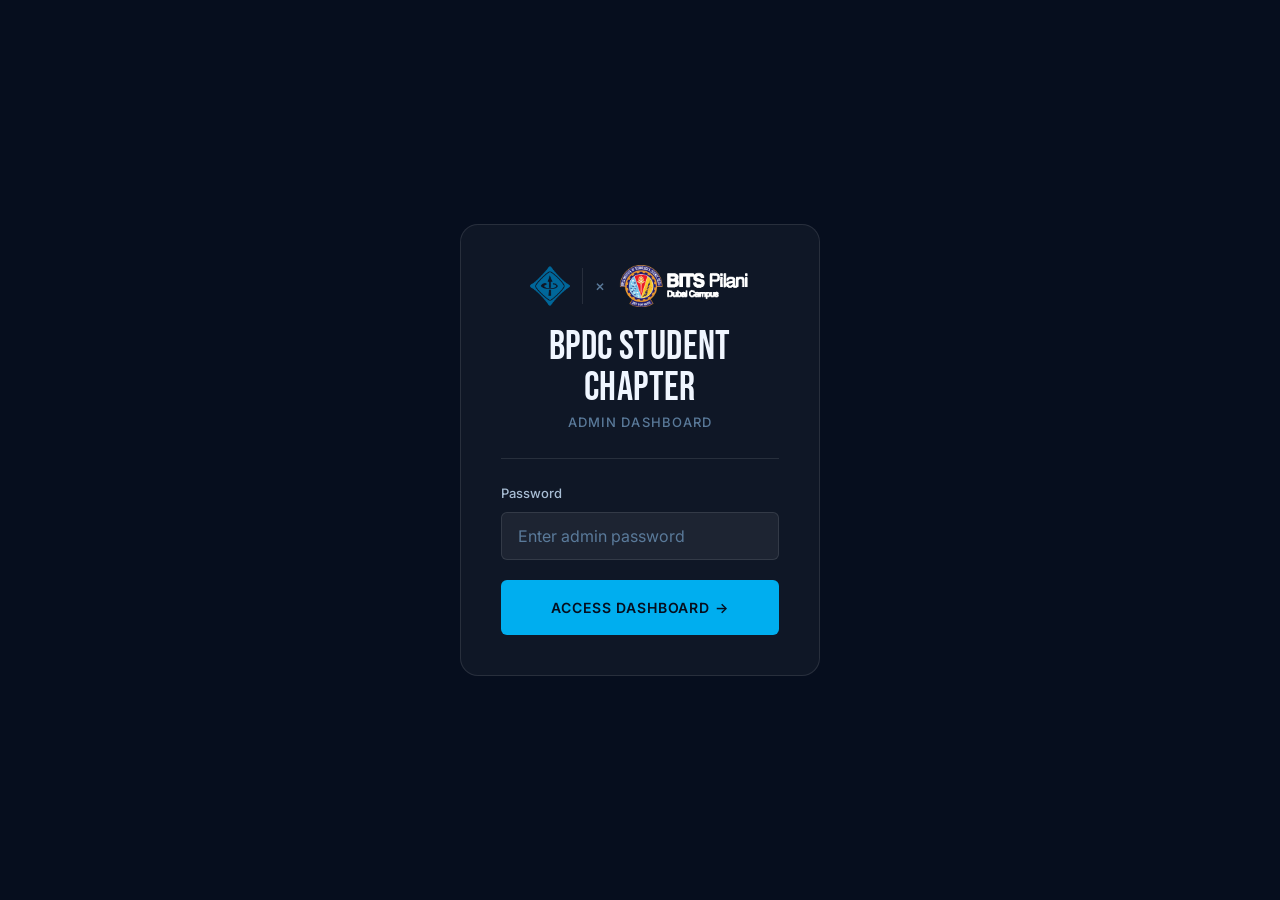
<file: admin-site/index.html>
<!DOCTYPE html>
<html lang="en">
<head>
  <meta charset="UTF-8">
  <meta name="viewport" content="width=device-width, initial-scale=1.0">
  <meta name="theme-color" content="#060E1E">
  <title>IEEE BPDC Admin</title>
  <meta name="robots" content="noindex, nofollow">

  <link rel="icon" type="image/png" href="assets/brand/ieee-icon.png">
  <link rel="apple-touch-icon" href="assets/brand/ieee-icon.png">

  <!-- Fonts -->
  <link rel="preconnect" href="https://fonts.googleapis.com">
  <link rel="preconnect" href="https://fonts.gstatic.com" crossorigin>
  <link href="https://fonts.googleapis.com/css2?family=Bebas+Neue&family=Inter:wght@400;500;600;700&family=JetBrains+Mono:wght@400;500&display=swap" rel="stylesheet">

  <!-- Styles -->
  <link rel="stylesheet" href="css/tokens.css">
  <link rel="stylesheet" href="css/base.css">
  <link rel="stylesheet" href="css/components.css">
</head>
<body data-page="admin" class="standalone">

  <!-- ============ State 1: Login ============ -->
  <div class="admin-login-screen" id="login-screen">
    <div class="login-card">
      <div class="login-brand">
        <div class="cobrand cobrand-login">
          <img class="cobrand-ieee" src="assets/brand/ieee-icon.png" alt="IEEE" width="512" height="512">
          <span class="cobrand-rule" aria-hidden="true"></span>
          <span class="cobrand-x" aria-hidden="true">&times;</span>
          <img class="cobrand-bits" src="assets/brand/bits-lockup.png" alt="BITS Pilani Dubai Campus" width="768" height="242">
        </div>
        <h1>BPDC Student Chapter</h1>
        <p class="login-sub">Admin Dashboard</p>
      </div>

      <hr class="login-divider">

      <form id="login-form">
        <div class="form-group">
          <label for="admin-password" class="form-label">Password</label>
          <input type="password" id="admin-password" placeholder="Enter admin password" autocomplete="current-password">
          <p class="form-error" id="login-error" role="alert" hidden>Incorrect password. Try again.</p>
        </div>
        <button type="submit" class="btn-primary btn-full">Access Dashboard &rarr;</button>
      </form>
    </div>
  </div>

  <!-- ============ State 2: Dashboard ============ -->
  <div class="admin-layout" id="dashboard" hidden>

    <header class="admin-nav">
      <div class="admin-nav-left">
        <div class="cobrand cobrand-nav">
          <img class="cobrand-ieee" src="assets/brand/ieee-icon.png" alt="IEEE" width="512" height="512">
          <span class="cobrand-rule" aria-hidden="true"></span>
          <span class="cobrand-x" aria-hidden="true">&times;</span>
          <img class="cobrand-bits" src="assets/brand/bits-lockup.png" alt="BITS Pilani Dubai Campus" width="768" height="242">
        </div>
        <span class="admin-nav-title">BPDC <span class="admin-label">Admin</span></span>
      </div>
      <div class="admin-nav-right">
        <button id="logout-btn" class="btn-secondary btn-sm">Logout</button>
      </div>
    </header>

    <div class="admin-content">

      <!-- Stats row -->
      <section class="stats-section" aria-label="Scan and registration statistics">
        <div class="stats-row">
          <div class="stat-tile" id="stat-brochure">
            <div class="stat-number" id="count-brochure">&mdash;</div>
            <div class="stat-label">Brochure Page Scans</div>
            <div class="stat-description">QR Code A</div>
          </div>
          <div class="stat-tile" id="stat-registration">
            <div class="stat-number" id="count-registration">&mdash;</div>
            <div class="stat-label">Registration Page Scans</div>
            <div class="stat-description">QR Code B</div>
          </div>
          <div class="stat-tile" id="stat-total">
            <div class="stat-number" id="count-total">&mdash;</div>
            <div class="stat-label">Total Registrations</div>
            <div class="stat-description">Completed forms</div>
          </div>
        </div>
        <div class="error-banner" hidden id="stats-error" role="alert">
          Failed to load stats. Check your Supabase connection.
        </div>
      </section>

      <!-- Registrations -->
      <section class="registrations-section" aria-label="Registrations">
        <div class="section-header">
          <h2 class="section-title">Registrations</h2>
          <div class="section-actions">
            <button id="refresh-btn" class="btn-secondary btn-sm">&#8635; Refresh</button>
            <button id="export-btn" class="btn-secondary btn-sm">&darr; Export CSV</button>
          </div>
        </div>
        <div class="table-container" id="registrations-table-container">
          <!-- Table injected by admin.js -->
        </div>
      </section>

    </div>
  </div>

  <!-- Scripts -->
  <script src="js/config.js"></script>
  <script src="js/supabase.js"></script>
  <script src="js/admin.js"></script>
</body>
</html>
</file>
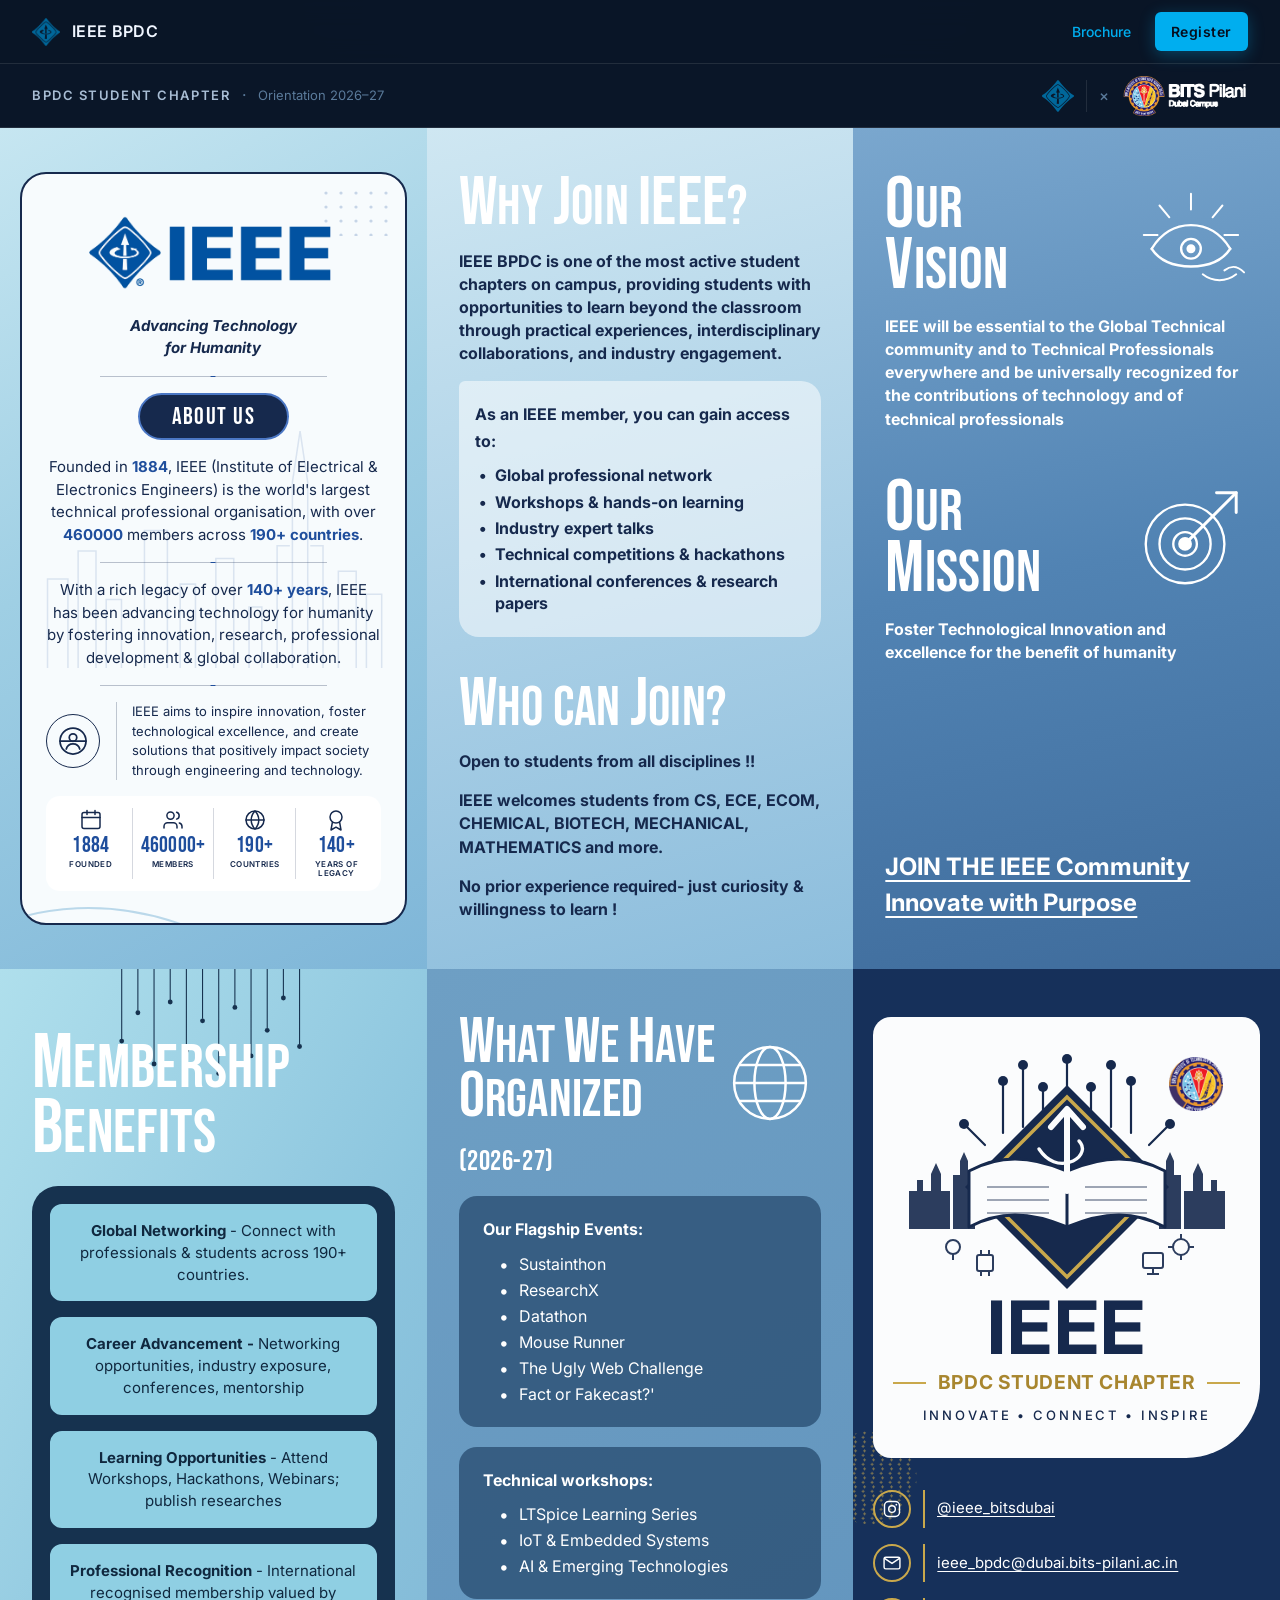
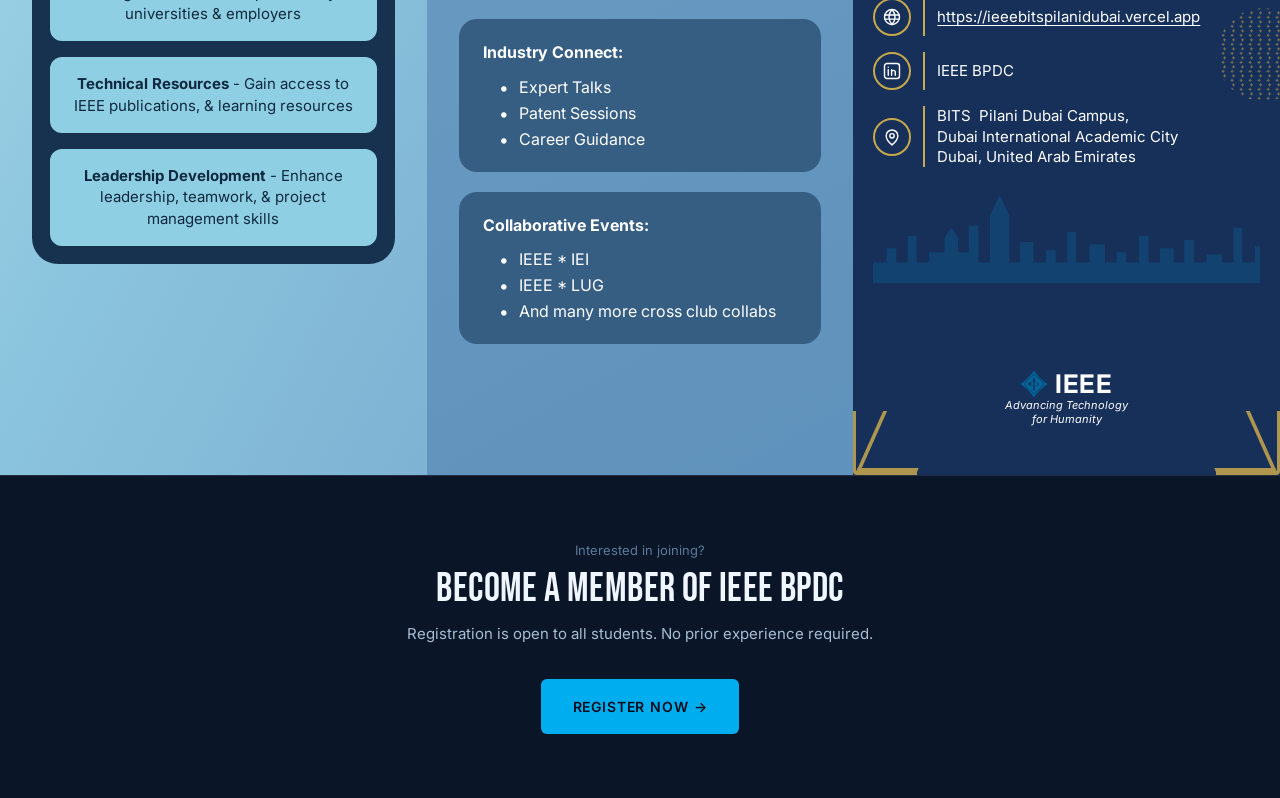
<file: brochure.html>
<!DOCTYPE html>
<html lang="en">
<head>
  <meta charset="UTF-8">
  <meta name="viewport" content="width=device-width, initial-scale=1.0">
  <meta name="theme-color" content="#060E1E">
  <title>BPDC Student Chapter</title>
  <meta name="description" content="Advancing Technology for Humanity — BITS Pilani Dubai Campus. Join one of the most active IEEE student chapters on campus.">

  <link rel="icon" type="image/png" href="assets/brand/ieee-icon.png">
  <link rel="apple-touch-icon" href="assets/brand/ieee-icon.png">

  <!-- Fonts -->
  <link rel="preconnect" href="https://fonts.googleapis.com">
  <link rel="preconnect" href="https://fonts.gstatic.com" crossorigin>
  <link href="https://fonts.googleapis.com/css2?family=Bebas+Neue&family=Inter:wght@400;500;600;700&family=JetBrains+Mono:wght@400;500&display=swap" rel="stylesheet">

  <!-- Styles -->
  <link rel="stylesheet" href="css/tokens.css">
  <link rel="stylesheet" href="css/base.css">
  <link rel="stylesheet" href="css/components.css">
</head>
<body data-page="brochure">

  <!-- ============ Desktop top nav ============ -->
  <header class="nav-top" aria-label="Site navigation">
    <a href="brochure.html" class="nav-logo">
      <img src="assets/brand/ieee-icon.png" alt="IEEE" class="nav-logo-img" width="512" height="512">
      <span>IEEE BPDC</span>
    </a>
    <nav class="nav-links">
      <a href="brochure.html" class="nav-link">Brochure</a>
      <a href="register.html" class="nav-link nav-link-primary">Register</a>
    </nav>
  </header>

  <!-- ============ Brochure hero bar ============ -->
  <div class="brochure-hero">
    <div class="brochure-hero-left">
      <span class="brochure-hero-name">BPDC Student Chapter</span>
      <span class="brochure-hero-sep" aria-hidden="true">&middot;</span>
      <span class="brochure-hero-meta">Orientation 2026&ndash;27</span>
    </div>
      <div class="cobrand">
        <img class="cobrand-ieee" src="assets/brand/ieee-icon.png" alt="IEEE" width="512" height="512">
        <span class="cobrand-rule" aria-hidden="true"></span>
        <span class="cobrand-x" aria-hidden="true">&times;</span>
        <img class="cobrand-bits" src="assets/brand/bits-lockup.png" alt="BITS Pilani Dubai Campus" width="768" height="242">
      </div>
  </div>

  <main class="brochure-grid">

    <!-- ============ Panel A1 — About Us ============ -->
    <section class="panel panel-a1" aria-labelledby="a1-heading">
      <div class="about-card">
        <svg class="deco-skyline" viewBox="0 0 300 200" preserveAspectRatio="xMidYMax meet" fill="none" stroke="currentColor" stroke-width="1.2" aria-hidden="true">
          <path d="M212 200V54l6-40 6 40v146M200 200v-96h10M236 200v-96h-10"/>
          <path d="M20 200v-70h16v70M44 200v-92h14v92M66 200v-54h12v54M96 200v-108h18v108M124 200v-66h12v66M152 200v-86h14v86M178 200v-48h10v48M248 200v-76h14v76M270 200v-58h12v58"/>
        </svg>
        <svg class="deco-swoosh" viewBox="0 0 400 160" fill="none" stroke="currentColor" stroke-width="2" aria-hidden="true">
          <path d="M-10 96c90-58 190-58 280-16s110 62 140 70"/>
          <path d="M-10 122c96-52 200-50 292-6s96 50 128 56"/>
        </svg>
        <svg class="deco-dots" width="66" height="46" viewBox="0 0 66 46" aria-hidden="true">
          <g fill="currentColor">
            <circle cx="3" cy="3" r="1.6"/><circle cx="18" cy="3" r="1.6"/><circle cx="33" cy="3" r="1.6"/><circle cx="48" cy="3" r="1.6"/><circle cx="63" cy="3" r="1.6"/>
            <circle cx="3" cy="17" r="1.6"/><circle cx="18" cy="17" r="1.6"/><circle cx="33" cy="17" r="1.6"/><circle cx="48" cy="17" r="1.6"/><circle cx="63" cy="17" r="1.6"/>
            <circle cx="3" cy="31" r="1.6"/><circle cx="18" cy="31" r="1.6"/><circle cx="33" cy="31" r="1.6"/><circle cx="48" cy="31" r="1.6"/><circle cx="63" cy="31" r="1.6"/>
            <circle cx="3" cy="45" r="1.6"/><circle cx="18" cy="45" r="1.6"/><circle cx="33" cy="45" r="1.6"/><circle cx="48" cy="45" r="1.6"/><circle cx="63" cy="45" r="1.6"/>
          </g>
        </svg>

        <img class="ieee-lockup-img" src="assets/brand/ieee-lockup.png" alt="IEEE" width="1200" height="427">
        <p class="a1-tagline">Advancing Technology<br>for Humanity</p>

        <hr class="a1-rule">

        <h2 class="about-badge" id="a1-heading">About Us</h2>

        <p>Founded in <span class="text-accent">1884</span>, IEEE (Institute of Electrical &amp; Electronics Engineers) is the world's largest technical professional organisation, with over <span class="text-accent">460000</span> members across <span class="text-accent">190+ countries</span>.</p>

        <hr class="a1-rule">

        <p>With a rich legacy of over <span class="text-accent">140+ years</span>, IEEE has been advancing technology for humanity by fostering innovation, research, professional development &amp; global collaboration.</p>

        <hr class="a1-rule">

        <div class="icon-block">
          <span class="icon-ring">
            <svg viewBox="0 0 24 24" fill="none" stroke="currentColor" stroke-width="1.4" stroke-linecap="round" stroke-linejoin="round" role="img" aria-label="Global community">
              <circle cx="12" cy="9.2" r="3"/>
              <path d="M6.6 18.4a5.6 5.6 0 0 1 10.8 0"/>
              <circle cx="12" cy="12" r="10.4"/>
              <path d="M1.6 12h20.8"/>
            </svg>
          </span>
          <span class="icon-divider" aria-hidden="true"></span>
          <p>IEEE aims to inspire innovation, foster technological excellence, and create solutions that positively impact society through engineering and technology.</p>
        </div>

        <div class="stats-strip">
          <div class="stat-item">
            <svg viewBox="0 0 24 24" fill="none" stroke="currentColor" stroke-width="1.5" stroke-linecap="round" stroke-linejoin="round" role="img" aria-label="Founded">
              <rect x="3" y="4.5" width="18" height="16" rx="2"/><path d="M3 9.5h18M8 2.5v4M16 2.5v4"/>
            </svg>
            <span class="stat-item-number">1884</span>
            <span class="stat-item-label">Founded</span>
          </div>
          <div class="stat-item">
            <svg viewBox="0 0 24 24" fill="none" stroke="currentColor" stroke-width="1.5" stroke-linecap="round" stroke-linejoin="round" role="img" aria-label="Members">
              <path d="M16 20v-1.6a3.6 3.6 0 0 0-3.6-3.6H6.6A3.6 3.6 0 0 0 3 18.4V20"/><circle cx="9.5" cy="7.6" r="3.6"/>
              <path d="M21 20v-1.6a3.6 3.6 0 0 0-2.7-3.5M15.6 4.2a3.6 3.6 0 0 1 0 6.9"/>
            </svg>
            <span class="stat-item-number">460000+</span>
            <span class="stat-item-label">Members</span>
          </div>
          <div class="stat-item">
            <svg viewBox="0 0 24 24" fill="none" stroke="currentColor" stroke-width="1.5" stroke-linecap="round" stroke-linejoin="round" role="img" aria-label="Countries">
              <circle cx="12" cy="12" r="9"/>
              <path d="M3 12h18M12 3c2.5 2.6 3.8 5.6 3.8 9S14.5 18.4 12 21c-2.5-2.6-3.8-5.6-3.8-9S9.5 5.6 12 3z"/>
            </svg>
            <span class="stat-item-number">190+</span>
            <span class="stat-item-label">Countries</span>
          </div>
          <div class="stat-item">
            <svg viewBox="0 0 24 24" fill="none" stroke="currentColor" stroke-width="1.5" stroke-linecap="round" stroke-linejoin="round" role="img" aria-label="Years of legacy">
              <circle cx="12" cy="9" r="6"/><path d="M8.4 14.2 7 22l5-2.8L17 22l-1.4-7.8"/>
            </svg>
            <span class="stat-item-number">140+</span>
            <span class="stat-item-label">Years of Legacy</span>
          </div>
        </div>
      </div>
    </section>

    <!-- ============ Panel A2 — Why Join IEEE? ============ -->
    <section class="panel panel-a2" aria-labelledby="a2-heading">
      <h2 class="print-title" id="a2-heading"><span class="cap">W</span>hy <span class="cap">J</span>oin <span class="cap">IEEE</span>?</h2>

      <p class="panel-body">IEEE BPDC is one of the most active student chapters on campus, providing students with opportunities to learn beyond the classroom through practical experiences, interdisciplinary collaborations, and industry engagement.</p>

      <div class="benefit-card">
        <p class="benefit-card-heading">As an IEEE member, you can gain access to:</p>
        <ul class="benefit-list">
          <li>Global professional network</li>
          <li>Workshops &amp; hands-on learning</li>
          <li>Industry expert talks</li>
          <li>Technical competitions &amp; hackathons</li>
          <li>International conferences &amp; research papers</li>
        </ul>
      </div>

      <h2 class="print-title who-can-join"><span class="cap">W</span>ho can <span class="cap">J</span>oin?</h2>

      <p class="lead-bold">Open to students from all disciplines !!</p>

      <p class="disciplines">IEEE welcomes students from CS, ECE, ECOM, CHEMICAL, BIOTECH, MECHANICAL, MATHEMATICS and more.</p>

      <p class="closing-line">No prior experience required- just curiosity &amp; willingness to learn !</p>
    </section>

    <!-- ============ Panel A3 — Our Vision & Our Mission ============ -->
    <section class="panel panel-a3" aria-labelledby="a3-heading">
      <div class="a3-heading-row">
        <h2 class="print-title" id="a3-heading"><span class="cap">O</span>ur<br><span class="cap">V</span>ision</h2>
        <svg class="a3-icon" viewBox="0 0 120 120" fill="none" stroke="currentColor" stroke-width="2.4" stroke-linecap="round" stroke-linejoin="round" role="img" aria-label="Vision">
          <path d="M22 74c10-16 24-24 40-24s30 8 40 24"/>
          <path d="M22 74c8 12 22 18 40 18s32-6 40-18"/>
          <circle cx="62" cy="74" r="10"/><circle cx="62" cy="74" r="3.4" fill="currentColor"/>
          <g stroke-width="2">
            <path d="M62 34V18M40 42 30 30M84 42l10-12M28 60H14M96 60h14"/>
          </g>
          <path d="M96 96c8-6 14-4 20 2" stroke-width="2"/>
          <path d="M74 100c10 8 24 8 34 0" stroke-width="2"/>
        </svg>
      </div>
      <p class="panel-body">IEEE will be essential to the Global Technical community and to Technical Professionals everywhere and be universally recognized for the contributions of technology and of technical professionals</p>

      <div class="a3-heading-row" style="margin-top:var(--space-8)">
        <h2 class="print-title"><span class="cap">O</span>ur<br><span class="cap">M</span>ission</h2>
        <svg class="a3-icon" viewBox="0 0 120 120" fill="none" stroke="currentColor" stroke-width="2.4" stroke-linecap="round" stroke-linejoin="round" role="img" aria-label="Mission">
          <circle cx="56" cy="66" r="40"/><circle cx="56" cy="66" r="26"/><circle cx="56" cy="66" r="12"/>
          <circle cx="56" cy="66" r="7" fill="currentColor" stroke="none"/>
          <path d="M56 66 108 14" stroke-width="3"/>
          <path d="M88 14h20v20" stroke-width="3"/>
        </svg>
      </div>
      <p class="panel-body">Foster Technological Innovation and excellence for the benefit of humanity</p>

      <p class="panel-cta">
        <span>JOIN THE IEEE Community</span><br>
        <span>Innovate with Purpose</span>
      </p>
    </section>

    <!-- ============ Panel B1 — Membership Benefits ============ -->
    <section class="panel panel-b1" aria-labelledby="b1-heading">
      <svg class="deco-circuit" viewBox="0 0 300 190" fill="none" stroke="currentColor" stroke-width="1.6" aria-hidden="true">
        <path d="M14 0v104M38 0v62M62 0v138M86 0v46M110 0v118M134 0v74M158 0v152M182 0v54M206 0v126M230 0v88M254 0v40M278 0v112"/>
        <g fill="currentColor" stroke="none">
          <circle cx="14" cy="107" r="3.6"/><circle cx="38" cy="65" r="3.6"/><circle cx="62" cy="141" r="3.6"/>
          <circle cx="86" cy="49" r="3.6"/><circle cx="110" cy="121" r="3.6"/><circle cx="134" cy="77" r="3.6"/>
          <circle cx="158" cy="155" r="3.6"/><circle cx="182" cy="57" r="3.6"/><circle cx="206" cy="129" r="3.6"/>
          <circle cx="230" cy="91" r="3.6"/><circle cx="254" cy="43" r="3.6"/><circle cx="278" cy="115" r="3.6"/>
        </g>
      </svg>

      <h2 class="print-title" id="b1-heading"><span class="cap">M</span>embership<br><span class="cap">B</span>enefits</h2>

      <div class="benefit-frame">
        <p class="benefit-pill"><strong>Global Networking</strong> - Connect with professionals &amp; students across 190+ countries.</p>
        <p class="benefit-pill"><strong>Career Advancement -</strong> Networking opportunities, industry exposure, conferences, mentorship</p>
        <p class="benefit-pill"><strong>Learning Opportunities</strong> - Attend Workshops, Hackathons, Webinars; publish researches</p>
        <p class="benefit-pill"><strong>Professional Recognition</strong> - International recognised membership valued by universities &amp; employers</p>
        <p class="benefit-pill"><strong>Technical Resources</strong> - Gain access to IEEE publications, &amp; learning resources</p>
        <p class="benefit-pill"><strong>Leadership Development</strong> - Enhance leadership, teamwork, &amp; project management skills</p>
      </div>
    </section>

    <!-- ============ Panel B2 — What We Have Organized ============ -->
    <section class="panel panel-b2" aria-labelledby="b2-heading">
      <div class="b2-heading">
        <div class="b2-heading-text">
          <h2 class="print-title" id="b2-heading"><span class="cap">W</span>hat <span class="cap">W</span>e <span class="cap">H</span>ave<br><span class="cap">O</span>rganized</h2>
        </div>
        <svg class="b2-globe" viewBox="0 0 100 100" fill="none" stroke="currentColor" stroke-width="3.2" role="img" aria-label="Global">
          <circle cx="50" cy="50" r="46"/>
          <ellipse cx="50" cy="50" rx="20" ry="46"/>
          <path d="M4 50h92M11.5 27h77M11.5 73h77"/>
        </svg>
      </div>
      <span class="b2-year">(2026-27)</span>

      <div class="event-grid">
        <div class="event-card">
          <p class="event-card-label">Our Flagship Events:</p>
          <ul>
            <li>Sustainthon</li>
            <li>ResearchX</li>
            <li>Datathon</li>
            <li>Mouse Runner</li>
            <li>The Ugly Web Challenge</li>
            <li>Fact or Fakecast?'</li>
          </ul>
        </div>
        <div class="event-card">
          <p class="event-card-label">Technical workshops:</p>
          <ul>
            <li>LTSpice Learning Series</li>
            <li>IoT &amp; Embedded Systems</li>
            <li>AI &amp; Emerging Technologies</li>
          </ul>
        </div>
        <div class="event-card">
          <p class="event-card-label">Industry Connect:</p>
          <ul>
            <li>Expert Talks</li>
            <li>Patent Sessions</li>
            <li>Career Guidance</li>
          </ul>
        </div>
        <div class="event-card">
          <p class="event-card-label">Collaborative Events:</p>
          <ul>
            <li>IEEE * IEI</li>
            <li>IEEE * LUG</li>
            <li>And many more cross club collabs</li>
          </ul>
        </div>
      </div>
    </section>

    <!-- ============ Panel B3 — Contact & Chapter Identity ============ -->
    <section class="panel panel-b3" aria-labelledby="b3-heading">
      <div class="chapter-card">
        <svg class="chapter-emblem" viewBox="0 0 320 250" fill="none" role="img" aria-label="IEEE BPDC Student Chapter emblem">
          <!-- antenna-like circuit traces rising from the diamond -->
          <g stroke="#16294D" stroke-width="2.2" stroke-linecap="round">
            <path d="M96 92V44M116 86V28M136 80V50M160 72V22M184 80V50M204 86V28M224 92V44"/>
            <path d="M78 104 60 86M242 104l18-18"/>
          </g>
          <g fill="#16294D">
            <circle cx="96" cy="40" r="5"/><circle cx="116" cy="24" r="5"/><circle cx="136" cy="46" r="5"/>
            <circle cx="160" cy="18" r="5"/><circle cx="184" cy="46" r="5"/><circle cx="204" cy="24" r="5"/>
            <circle cx="224" cy="40" r="5"/><circle cx="57" cy="83" r="5"/><circle cx="263" cy="83" r="5"/>
          </g>

          <!-- Dubai skyline flanks, set outboard of the diamond -->
          <g fill="#16294D" opacity="0.9">
            <path d="M2 188v-38h8v-11h6v11h8v-17l5-11 5 11v17h9v38z"/>
            <path d="M46 188v-54h7v-14l4-9 4 9v14h7v54z"/>
            <path d="M318 188v-38h-8v-11h-6v11h-8v-17l-5-11-5 11v17h-9v38z"/>
            <path d="M274 188v-54h-7v-14l-4-9-4 9v14h-7v54z"/>
          </g>

          <!-- navy diamond with gold outline -->
          <path d="M160 44 262 146 160 248 58 146z" fill="#16294D"/>
          <path d="M160 56 250 146 160 236 70 146z" fill="none" stroke="#C9A84C" stroke-width="3.5"/>

          <!-- open book -->
          <path d="M62 130c30-16 60-16 98 0 38-16 68-16 98 0v56c-30-16-60-16-98 0-38-16-68-16-98 0z"
                fill="#FBFCFD" stroke="#16294D" stroke-width="3" stroke-linejoin="round"/>
          <path d="M160 130v56" stroke="#16294D" stroke-width="3"/>
          <g stroke="#16294D" stroke-width="1.4" opacity="0.55">
            <path d="M80 146h62M80 159h62M80 172h62M178 146h62M178 159h62M178 172h62"/>
          </g>

          <!-- rising arrow with orbit swirl -->
          <path d="M160 150V70" stroke="#FBFCFD" stroke-width="6" stroke-linecap="round"/>
          <path d="m144 86 16-18 16 18" fill="none" stroke="#FBFCFD" stroke-width="6" stroke-linecap="round" stroke-linejoin="round"/>
          <path d="M132 108c8 12 20 18 34 12 10-5 12-14 6-20" fill="none" stroke="#FBFCFD" stroke-width="3.4" stroke-linecap="round"/>

          <!-- BITS Pilani Dubai Campus crest, upper right -->
          <image href="assets/brand/bits-crest.png" x="262" y="16" width="54" height="54"/>

          <!-- small technology icons arcing under the diamond -->
          <g stroke="#16294D" stroke-width="2" fill="none" opacity="0.9">
            <circle cx="46" cy="206" r="7"/><path d="M46 213v6"/>
            <rect x="70" y="214" width="16" height="16" rx="2"/><path d="M74 214v-5M82 214v-5M74 230v5M82 230v5"/>
            <circle cx="274" cy="206" r="8"/><path d="M274 198v-5M274 214v5M266 206h-5M282 206h5"/>
            <rect x="236" y="212" width="20" height="15" rx="2"/><path d="M246 227v6M240 233h12"/>
          </g>
        </svg>

        <span class="chapter-ieee">IEEE</span>

        <div class="chapter-rule-row">
          <span class="chapter-rule"></span>
          <h2 class="chapter-name" id="b3-heading">BPDC Student Chapter</h2>
          <span class="chapter-rule"></span>
        </div>

        <span class="chapter-tagline">Innovate &bull; Connect &bull; Inspire</span>
      </div>

      <ul class="contact-list">
        <li class="contact-item">
          <span class="contact-badge"><svg viewBox="0 0 24 24" fill="none" stroke="currentColor" stroke-width="1.7" stroke-linecap="round" stroke-linejoin="round" role="img" aria-label="Instagram"><rect x="3" y="3" width="18" height="18" rx="5"/><circle cx="12" cy="12" r="4"/><circle cx="17.2" cy="6.8" r="1.1" fill="currentColor" stroke="none"/></svg></span>
          <span class="contact-divider" aria-hidden="true"></span>
          <span class="contact-text"><a href="https://instagram.com/ieee_bitsdubai" target="_blank" rel="noopener noreferrer">@ieee_bitsdubai</a></span>
        </li>
        <li class="contact-item">
          <span class="contact-badge"><svg viewBox="0 0 24 24" fill="none" stroke="currentColor" stroke-width="1.7" stroke-linecap="round" stroke-linejoin="round" role="img" aria-label="Email"><rect x="2.5" y="5" width="19" height="14" rx="2"/><path d="m3 6.5 9 6 9-6"/></svg></span>
          <span class="contact-divider" aria-hidden="true"></span>
          <span class="contact-text"><a href="mailto:ieee_bpdc@dubai.bits-pilani.ac.in">ieee_bpdc@dubai.bits-pilani.ac.in</a></span>
        </li>
        <li class="contact-item">
          <span class="contact-badge"><svg viewBox="0 0 24 24" fill="none" stroke="currentColor" stroke-width="1.7" stroke-linecap="round" stroke-linejoin="round" role="img" aria-label="Website"><circle cx="12" cy="12" r="9"/><path d="M3.5 9.5h17M3.5 14.5h17M12 3c2.4 2.6 3.6 5.6 3.6 9S14.4 18.4 12 21c-2.4-2.6-3.6-5.6-3.6-9S9.6 5.6 12 3z"/></svg></span>
          <span class="contact-divider" aria-hidden="true"></span>
          <span class="contact-text"><a href="https://ieeebitspilanidubai.vercel.app" target="_blank" rel="noopener noreferrer">https://ieeebitspilanidubai.vercel.app</a></span>
        </li>
        <li class="contact-item">
          <span class="contact-badge"><svg viewBox="0 0 24 24" fill="none" stroke="currentColor" stroke-width="1.7" stroke-linecap="round" stroke-linejoin="round" role="img" aria-label="LinkedIn"><rect x="3" y="3" width="18" height="18" rx="3"/><path d="M7.5 10.5V17M7.5 7.4v.1M11.5 17v-3.6a2.2 2.2 0 0 1 4.4 0V17M11.5 10.5V17"/></svg></span>
          <span class="contact-divider" aria-hidden="true"></span>
          <span class="contact-text">IEEE BPDC</span>
        </li>
        <li class="contact-item">
          <span class="contact-badge"><svg viewBox="0 0 24 24" fill="none" stroke="currentColor" stroke-width="1.7" stroke-linecap="round" stroke-linejoin="round" role="img" aria-label="Location"><path d="M12 21.5s7-5.6 7-11a7 7 0 1 0-14 0c0 5.4 7 11 7 11z"/><circle cx="12" cy="10.5" r="2.6"/></svg></span>
          <span class="contact-divider" aria-hidden="true"></span>
          <span class="contact-text">BITS&nbsp; Pilani Dubai Campus,<br>Dubai International Academic City<br>Dubai, United Arab Emirates</span>
        </li>
      </ul>

      <svg class="deco-skyline" viewBox="0 0 400 90" preserveAspectRatio="none" aria-hidden="true">
        <path fill="currentColor" d="M0 90V70h14V56h10v14h12V44h9v26h13V60h16V46l7-10 7 10v14h11V34h10v36h12V24l10-20 10 20v46h11V50h14v20h13V58h10v12h12V40h9v30h14V52h16v18h12V60h10v10h13V44h10v26h12V56h14v14h11V48h10v22h13V62h16v8h12V36h9v34h13V54h12v16h14V64h10v6h20v20z"/>
      </svg>
      <span class="deco-corner deco-corner-left" aria-hidden="true"></span>
      <span class="deco-corner deco-corner-right" aria-hidden="true"></span>

      <div class="bottom-strip">
        <div class="ieee-lockup">
          <img src="assets/brand/ieee-icon.png" alt="IEEE logo" class="ieee-lockup-icon" width="512" height="512">
          <span class="ieee-wordmark">IEEE</span>
        </div>
        <span class="ieee-tagline">Advancing Technology<br>for Humanity</span>
      </div>
    </section>

  </main>

  <!-- ============ CTA ============ -->
  <section class="brochure-cta">
    <p class="cta-eyebrow">Interested in joining?</p>
    <h2>Become a member of IEEE BPDC</h2>
    <p class="cta-body">Registration is open to all students. No prior experience required.</p>
    <a href="register.html" class="btn-primary">Register Now &rarr;</a>
  </section>

  <!-- ============ Mobile bottom nav ============ -->
  <nav class="nav-bottom" aria-label="Main navigation">
    <a href="brochure.html" class="nav-item" data-page="brochure">
      <svg class="nav-icon" viewBox="0 0 24 24" fill="none" stroke="currentColor" stroke-width="1.5" stroke-linecap="round" stroke-linejoin="round" aria-hidden="true">
        <path d="M4 4.5A1.5 1.5 0 0 1 5.5 3H19a1 1 0 0 1 1 1v13a1 1 0 0 1-1 1H5.5A1.5 1.5 0 0 0 4 19.5z"/>
        <path d="M4 19.5A1.5 1.5 0 0 1 5.5 18H20v3H5.5A1.5 1.5 0 0 1 4 19.5z"/>
      </svg>
      <span class="nav-label">Brochure</span>
    </a>
    <a href="register.html" class="nav-item" data-page="register">
      <svg class="nav-icon" viewBox="0 0 24 24" fill="none" stroke="currentColor" stroke-width="1.5" stroke-linecap="round" stroke-linejoin="round" aria-hidden="true">
        <path d="M9 3.5h6a1 1 0 0 1 1 1V6H8V4.5a1 1 0 0 1 1-1z"/>
        <path d="M16 5h2a2 2 0 0 1 2 2v12a2 2 0 0 1-2 2H6a2 2 0 0 1-2-2V7a2 2 0 0 1 2-2h2"/>
        <path d="M8.5 11.5h7M8.5 15.5h5"/>
      </svg>
      <span class="nav-label">Register</span>
    </a>
  </nav>

  <!-- Scripts -->
  <script src="js/config.js"></script>
  <script src="js/supabase.js"></script>
  <script src="js/analytics.js"></script>

  <!-- Panel scroll-in reveal. Opt-in via a class so panels stay visible
       if JS never runs, and disabled entirely under reduced-motion. -->
  <script>
    (function () {
      var reduced = window.matchMedia('(prefers-reduced-motion: reduce)').matches;
      if (reduced || !('IntersectionObserver' in window)) return;

      var grid = document.querySelector('.brochure-grid');
      grid.classList.add('js-reveal');

      var observer = new IntersectionObserver(function (entries) {
        entries.forEach(function (entry, i) {
          if (!entry.isIntersecting) return;
          // Stagger panels that enter together.
          setTimeout(function () { entry.target.classList.add('is-visible'); }, i * 80);
          observer.unobserve(entry.target);
        });
      }, { threshold: 0.15 });

      document.querySelectorAll('.brochure-grid .panel').forEach(function (panel) {
        observer.observe(panel);
      });
    })();
  </script>
</body>
</html>
</file>
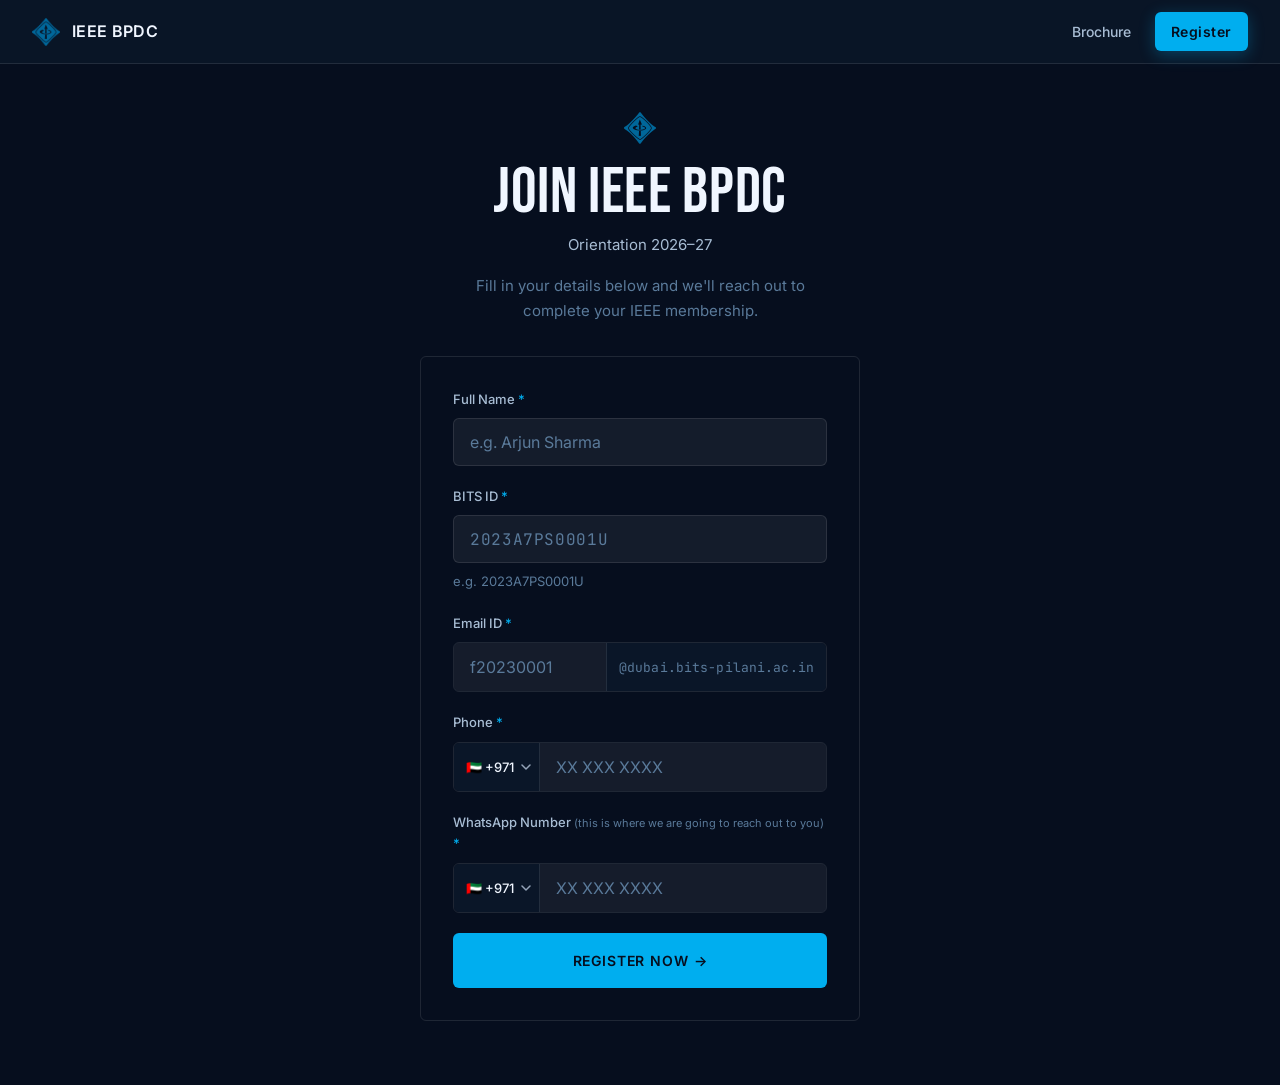
<file: register.html>
<!DOCTYPE html>
<html lang="en">
<head>
  <meta charset="UTF-8">
  <meta name="viewport" content="width=device-width, initial-scale=1.0">
  <meta name="theme-color" content="#060E1E">
  <title>Join IEEE BPDC</title>
  <meta name="description" content="Register your interest in joining IEEE BPDC Student Chapter. Open to all disciplines at BITS Pilani Dubai.">

  <link rel="icon" type="image/png" href="assets/brand/ieee-icon.png">
  <link rel="apple-touch-icon" href="assets/brand/ieee-icon.png">

  <!-- Fonts -->
  <link rel="preconnect" href="https://fonts.googleapis.com">
  <link rel="preconnect" href="https://fonts.gstatic.com" crossorigin>
  <link href="https://fonts.googleapis.com/css2?family=Bebas+Neue&family=Inter:wght@400;500;600;700&family=JetBrains+Mono:wght@400;500&display=swap" rel="stylesheet">

  <!-- Styles -->
  <link rel="stylesheet" href="css/tokens.css">
  <link rel="stylesheet" href="css/base.css">
  <link rel="stylesheet" href="css/components.css">
</head>
<body data-page="registration">

  <!-- ============ Desktop top nav ============ -->
  <header class="nav-top" aria-label="Site navigation">
    <a href="brochure.html" class="nav-logo">
      <img src="assets/brand/ieee-icon.png" alt="IEEE" class="nav-logo-img" width="512" height="512">
      <span>IEEE BPDC</span>
    </a>
    <nav class="nav-links">
      <a href="brochure.html" class="nav-link">Brochure</a>
      <a href="register.html" class="nav-link nav-link-primary">Register</a>
    </nav>
  </header>

  <main class="register-main">

    <!-- ============ Header ============ -->
    <div class="register-header">
      <img class="ieee-mark" src="assets/brand/ieee-icon.png" alt="IEEE logo" width="512" height="512">
      <h1>Join IEEE BPDC</h1>
      <p class="register-meta">Orientation 2026&ndash;27</p>
      <p class="register-sub">Fill in your details below and we'll reach out to complete your IEEE membership.</p>
    </div>

    <!-- ============ Form ============ -->
    <div class="form-wrap">
      <form id="registration-form" class="form-card" novalidate>

        <div class="form-group">
          <label for="full-name" class="form-label">Full Name <span class="required-star">*</span></label>
          <input type="text" id="full-name" name="full_name" placeholder="e.g. Arjun Sharma" autocomplete="name" required>
          <p class="form-error" id="full-name-error" role="alert" hidden></p>
        </div>

        <div class="form-group">
          <label for="bits-id" class="form-label">BITS ID <span class="required-star">*</span></label>
          <input type="text" id="bits-id" name="bits_id" placeholder="2023A7PS0001U" autocomplete="off" spellcheck="false" required>
          <p class="form-hint">e.g. 2023A7PS0001U</p>
          <p class="form-error" id="bits-id-error" role="alert" hidden></p>
        </div>

        <div class="form-group">
          <label for="email-local" class="form-label">Email ID <span class="required-star">*</span></label>
          <div class="email-input-group">
            <input type="text" id="email-local" name="email_local" placeholder="f20230001" autocomplete="username" spellcheck="false" required>
            <span class="email-domain-suffix">@dubai.bits-pilani.ac.in</span>
          </div>
          <p class="form-error" id="email-local-error" role="alert" hidden></p>
        </div>

        <div class="form-group">
          <label for="phone-call-number" class="form-label">Phone <span class="required-star">*</span></label>
          <div class="phone-input-group">
            <select id="phone-call-code" name="phone_call_code" class="country-code-select" autocomplete="tel-country-code">
              <option value="+971" selected>🇦🇪 +971</option>
              <option value="+91">🇮🇳 +91</option>
              <option value="+92">🇵🇰 +92</option>
              <option value="+966">🇸🇦 +966</option>
              <option value="+968">🇴🇲 +968</option>
              <option value="+973">🇧🇭 +973</option>
              <option value="+974">🇶🇦 +974</option>
              <option value="+965">🇰🇼 +965</option>
              <option value="+962">🇯🇴 +962</option>
              <option value="+20">🇪🇬 +20</option>
              <option value="+94">🇱🇰 +94</option>
              <option value="+880">🇧🇩 +880</option>
              <option value="+977">🇳🇵 +977</option>
              <option value="+63">🇵🇭 +63</option>
              <option value="+1">🇺🇸 +1</option>
              <option value="+44">🇬🇧 +44</option>
              <option value="+61">🇦🇺 +61</option>
              <option value="+49">🇩🇪 +49</option>
              <option value="+33">🇫🇷 +33</option>
              <option value="+234">🇳🇬 +234</option>
              <option value="+254">🇰🇪 +254</option>
              <option value="+27">🇿🇦 +27</option>
              <option value="+60">🇲🇾 +60</option>
              <option value="+65">🇸🇬 +65</option>
              <option value="+86">🇨🇳 +86</option>
              <option value="+82">🇰🇷 +82</option>
              <option value="+81">🇯🇵 +81</option>
              <option value="+7">🇷🇺 +7</option>
              <option value="+39">🇮🇹 +39</option>
              <option value="+34">🇪🇸 +34</option>
            </select>
            <input type="tel" id="phone-call-number" name="phone_call_number" placeholder="XX XXX XXXX" autocomplete="tel-national" required>
          </div>
          <p class="form-error" id="phone-call-number-error" role="alert" hidden></p>
        </div>

        <div class="form-group">
          <label for="phone-whatsapp-number" class="form-label">WhatsApp Number <span class="label-note">(this is where we are going to reach out to you)</span> <span class="required-star">*</span></label>
          <div class="phone-input-group">
            <select id="phone-whatsapp-code" name="phone_whatsapp_code" class="country-code-select" autocomplete="tel-country-code">
              <option value="+971" selected>🇦🇪 +971</option>
              <option value="+91">🇮🇳 +91</option>
              <option value="+92">🇵🇰 +92</option>
              <option value="+966">🇸🇦 +966</option>
              <option value="+968">🇴🇲 +968</option>
              <option value="+973">🇧🇭 +973</option>
              <option value="+974">🇶🇦 +974</option>
              <option value="+965">🇰🇼 +965</option>
              <option value="+962">🇯🇴 +962</option>
              <option value="+20">🇪🇬 +20</option>
              <option value="+94">🇱🇰 +94</option>
              <option value="+880">🇧🇩 +880</option>
              <option value="+977">🇳🇵 +977</option>
              <option value="+63">🇵🇭 +63</option>
              <option value="+1">🇺🇸 +1</option>
              <option value="+44">🇬🇧 +44</option>
              <option value="+61">🇦🇺 +61</option>
              <option value="+49">🇩🇪 +49</option>
              <option value="+33">🇫🇷 +33</option>
              <option value="+234">🇳🇬 +234</option>
              <option value="+254">🇰🇪 +254</option>
              <option value="+27">🇿🇦 +27</option>
              <option value="+60">🇲🇾 +60</option>
              <option value="+65">🇸🇬 +65</option>
              <option value="+86">🇨🇳 +86</option>
              <option value="+82">🇰🇷 +82</option>
              <option value="+81">🇯🇵 +81</option>
              <option value="+7">🇷🇺 +7</option>
              <option value="+39">🇮🇹 +39</option>
              <option value="+34">🇪🇸 +34</option>
            </select>
            <input type="tel" id="phone-whatsapp-number" name="phone_whatsapp_number" placeholder="XX XXX XXXX" autocomplete="tel-national" required>
          </div>
          <p class="form-error" id="phone-whatsapp-number-error" role="alert" hidden></p>
        </div>

        <p class="error-banner" id="form-error-banner" role="alert" hidden></p>

        <button type="submit" class="btn-primary btn-full" id="submit-btn">Register Now &rarr;</button>
      </form>

      <!-- ============ Success state ============ -->
      <div class="success-state" id="success-state" hidden>
        <div class="success-icon" aria-hidden="true">&#10003;</div>
        <h2>You're registered!</h2>
        <p>We'll reach out on WhatsApp to complete the IEEE membership process.</p>
        <p class="success-meta">Registered as: <strong id="success-name"></strong></p>
        <a href="brochure.html" class="btn-secondary">&larr; Back to Brochure</a>
      </div>
    </div>

  </main>

  <!-- ============ Mobile bottom nav ============ -->
  <nav class="nav-bottom" aria-label="Main navigation">
    <a href="brochure.html" class="nav-item" data-page="brochure">
      <svg class="nav-icon" viewBox="0 0 24 24" fill="none" stroke="currentColor" stroke-width="1.5" stroke-linecap="round" stroke-linejoin="round" aria-hidden="true">
        <path d="M4 4.5A1.5 1.5 0 0 1 5.5 3H19a1 1 0 0 1 1 1v13a1 1 0 0 1-1 1H5.5A1.5 1.5 0 0 0 4 19.5z"/>
        <path d="M4 19.5A1.5 1.5 0 0 1 5.5 18H20v3H5.5A1.5 1.5 0 0 1 4 19.5z"/>
      </svg>
      <span class="nav-label">Brochure</span>
    </a>
    <a href="register.html" class="nav-item" data-page="register">
      <svg class="nav-icon" viewBox="0 0 24 24" fill="none" stroke="currentColor" stroke-width="1.5" stroke-linecap="round" stroke-linejoin="round" aria-hidden="true">
        <path d="M9 3.5h6a1 1 0 0 1 1 1V6H8V4.5a1 1 0 0 1 1-1z"/>
        <path d="M16 5h2a2 2 0 0 1 2 2v12a2 2 0 0 1-2 2H6a2 2 0 0 1-2-2V7a2 2 0 0 1 2-2h2"/>
        <path d="M8.5 11.5h7M8.5 15.5h5"/>
      </svg>
      <span class="nav-label">Register</span>
    </a>
  </nav>

  <!-- Scripts -->
  <script src="js/config.js"></script>
  <script src="js/supabase.js"></script>
  <script src="js/sheets.js"></script>
  <script src="js/analytics.js"></script>
  <script src="js/form.js"></script>
</body>
</html>
</file>
<file: admin-site/css/tokens.css>
/* ============================================================
   tokens.css — IEEE BPDC Site
   Single source of all design tokens. ONLY a :root block.
   Mirrors DESIGN_SYSTEM.md. Add new tokens here first.
   ============================================================ */

:root {
  /* === Primary Palette === */
  --color-navy-900: #060E1E;        /* Deepest background — page body */
  --color-navy-800: #0A1628;        /* Section backgrounds, card base */
  --color-navy-700: #0D1F3C;        /* Slightly lighter panels */
  --color-navy-600: #1A3A6E;        /* Mid-blue, secondary cards, borders */
  --color-navy-500: #1E4080;        /* Interactive hover states */

  /* === Accent — Cyan (IEEE brand) === */
  --color-cyan-400: #00AEEF;        /* Primary accent: links, highlights, bullets, active states */
  --color-cyan-300: #33C0F4;        /* Lighter cyan for hover on cyan elements */
  --color-cyan-600: #007BAB;        /* Darker cyan for pressed states */
  --color-cyan-muted: rgba(0,174,239,0.12);   /* Low-opacity cyan for highlight boxes */
  --color-cyan-border: rgba(0,174,239,0.30);  /* Cyan border without full saturation */

  /* === Accent — Gold (BPDC chapter) === */
  --color-gold-400: #C9A84C;        /* Used sparingly: chapter badge, premium labels */
  --color-gold-300: #DEC070;        /* Hover on gold elements */
  --color-gold-muted: rgba(201,168,76,0.15);  /* Gold highlight wash */

  /* === Text === */
  --color-text-primary: #F0F6FF;    /* Headings, primary body copy */
  --color-text-secondary: #A8BDD4;  /* Captions, secondary body, metadata */
  --color-text-muted: #5A7A9A;      /* Placeholder text, disabled states */
  --color-text-inverse: #060E1E;    /* Text on cyan or gold backgrounds */

  /* === Surface / UI === */
  --color-surface-card: rgba(255,255,255,0.04);     /* Glass card base */
  --color-surface-card-hover: rgba(255,255,255,0.07);
  --color-surface-input: rgba(255,255,255,0.06);    /* Form input backgrounds */
  --color-surface-input-focus: rgba(0,174,239,0.08);
  --color-border: rgba(255,255,255,0.10);           /* Default dividers and borders */
  --color-border-accent: var(--color-cyan-border);  /* Focused input borders */

  /* === Brochure panel palette (print recreation) === */
  --color-white: #FFFFFF;                       /* Panel A1/B1 print white — not for large text blocks */
  --color-paper-100: #FFFFFF;                   /* Panel A1 gradient stop 1 */
  --color-paper-200: #E8F4FD;                   /* Panel A1 gradient stop 2 */
  --color-paper-300: #C5E0F5;                   /* Panel A1 gradient stop 3 */
  --color-paper-ink: var(--color-navy-800);     /* Text on the light panel */
  --color-paper-ink-accent: var(--color-navy-600); /* Highlighted words on the light panel */
  --color-paper-rule: rgba(10,22,40,0.15);      /* Divider on the light panel */
  --color-benefits-start: #1A8FB8;              /* Panel B1 gradient origin */
  --color-pill-surface: rgba(255,255,255,0.10); /* Panel B1 benefit pill */
  --color-pill-border: rgba(255,255,255,0.18);
  --color-pill-text: rgba(255,255,255,0.80);
  --color-panel-glass: rgba(255,255,255,0.07);  /* Panel A2 highlight card */
  --color-panel-glass-soft: rgba(255,255,255,0.05); /* Panel B2 event card */

  /* === Path A: exact print reproduction, back side === */
  --print-b1-sky-1: #AFDFEC;      /* B1 gradient, top-left */
  --print-b1-sky-2: #8CC5DE;
  --print-b1-sky-3: #7EB3D3;      /* B1 gradient, right edge */
  --print-navy-frame: #16324F;    /* B1 dark container + pill outline */
  --print-pill: #8FCFE3;          /* B1 benefit pill fill */
  --print-pill-ink: #10283F;      /* B1 pill text */
  --print-b2-sky-1: #6E9FC4;      /* B2 gradient */
  --print-b2-sky-2: #5F92BC;
  --print-b2-card: rgba(48,86,122,0.88);  /* B2 event card */
  --print-b3-navy: #16305A;       /* B3 panel ground */
  --print-b3-navy-deep: #0F2344;
  --print-card-paper: #FBFCFD;    /* B3 emblem card */
  --print-emblem-navy: #16294D;
  --print-gold: #C9A84C;
  --print-gold-deep: #A8862F;

  /* === Path A: exact print reproduction, front side === */
  --print-a1-sky-1: #C6E6F1;      /* A1 panel ground */
  --print-a1-sky-2: #9FCFE4;
  --print-a1-sky-3: #7FB6D8;
  --print-paper: #F7FBFD;         /* A1 white card */
  --print-ink: #16294D;           /* navy body text across the front side */
  --print-ink-accent: #1F4E9C;    /* highlighted figures: 1884, 460000, 140+ years */
  --print-a2-sky-1: #CFE7F2;      /* A2 panel ground */
  --print-a2-sky-2: #A9CFE6;
  --print-a2-sky-3: #8CBDDC;
  --print-a2-card: rgba(255,255,255,0.52);
  --print-a3-sky-1: #7AA7CE;      /* A3 panel ground, deepest of the three */
  --print-a3-sky-2: #5183B3;
  --print-a3-sky-3: #3F6C9C;

  /* === Semantic (admin dashboard) === */
  --color-success: #22C55E;
  --color-warning: #F59E0B;
  --color-error: #EF4444;

  /* === Type Scale — Display (Bebas Neue) === */
  --type-display-xl: clamp(3.5rem, 8vw, 6rem);
  --type-display-lg: clamp(2.5rem, 5vw, 4rem);
  --type-display-md: clamp(1.8rem, 3.5vw, 2.5rem);

  /* === Type Scale — Body (Inter) === */
  --type-body-xl: 1.125rem;
  --type-body-lg: 1rem;
  --type-body-md: 0.9375rem;
  --type-body-sm: 0.8125rem;
  --type-body-xs: 0.6875rem;

  /* === Type Scale — Labels === */
  --type-label-lg: 0.875rem;
  --type-label-sm: 0.6875rem;

  /* === Type Scale — Mono (JetBrains Mono) === */
  --type-mono-lg: 1rem;
  --type-mono-sm: 0.8125rem;

  /* === Spacing (base-4) === */
  --space-1: 0.25rem;   /*  4px */
  --space-2: 0.5rem;    /*  8px */
  --space-3: 0.75rem;   /* 12px */
  --space-4: 1rem;      /* 16px */
  --space-5: 1.25rem;   /* 20px */
  --space-6: 1.5rem;    /* 24px */
  --space-8: 2rem;      /* 32px */
  --space-10: 2.5rem;   /* 40px */
  --space-12: 3rem;     /* 48px */
  --space-16: 4rem;     /* 64px */
  --space-20: 5rem;     /* 80px */
  --space-24: 6rem;     /* 96px */

  /* === Border Radius === */
  --radius-sm: 6px;
  --radius-md: 12px;
  --radius-lg: 18px;
  --radius-xl: 24px;
  --radius-pill: 999px;

  /* === Shadows and Glows === */
  --shadow-card: 0 2px 16px rgba(0,0,0,0.4);
  --shadow-card-hover: 0 8px 32px rgba(0,0,0,0.5), 0 0 0 1px var(--color-cyan-border);
  --glow-cyan: 0 0 24px rgba(0,174,239,0.25);
  --shadow-button: 0 4px 16px rgba(0,174,239,0.30);

  /* === Font Families === */
  --font-display: 'Bebas Neue', 'Arial Narrow', sans-serif;
  --font-body: 'Inter', system-ui, -apple-system, sans-serif;
  --font-mono: 'JetBrains Mono', ui-monospace, monospace;
}
</file>
<file: admin-site/css/base.css>
/* ============================================================
   base.css — IEEE BPDC Site
   Reset, body, base typography, navigation.
   Every color references a token from tokens.css.
   ============================================================ */

/* ── 1. Reduced motion ──────────────────────────────────── */
@media (prefers-reduced-motion: reduce) {
  *, *::before, *::after {
    animation-duration: 0.01ms !important;
    animation-iteration-count: 1 !important;
    transition-duration: 0.01ms !important;
    scroll-behavior: auto !important;
  }
}

/* ── 2. Reset ───────────────────────────────────────────── */
*, *::before, *::after { box-sizing: border-box; margin: 0; padding: 0; }
img, svg { display: block; max-width: 100%; }
button { cursor: pointer; font: inherit; color: inherit; }
a { color: inherit; text-decoration: none; }
input, button, select, textarea { font-family: inherit; }
[hidden] { display: none !important; }

/* ── 3. Body ────────────────────────────────────────────── */
html { -webkit-text-size-adjust: 100%; }

body {
  background: var(--color-navy-900);
  background-repeat: no-repeat;
  background-attachment: fixed;
  color: var(--color-text-primary);
  font-family: var(--font-body);
  font-size: var(--type-body-lg);
  line-height: 1.65;
  -webkit-font-smoothing: antialiased;
  -moz-osx-font-smoothing: grayscale;
  padding-bottom: 60px; /* bottom nav height on mobile */
  overflow-x: hidden;
}
body[data-page="brochure"] {
  background-image: radial-gradient(ellipse 80% 40% at 50% 0%, rgba(0,174,239,0.06) 0%, transparent 70%);
}

/* ── 4. Base typography ─────────────────────────────────── */
h1, h2, h3 {
  font-family: var(--font-display);
  font-weight: 400;
  text-wrap: balance;
  line-height: 1.02;
  letter-spacing: 0.01em;
}
h4, h5, h6 { font-family: var(--font-body); font-weight: 600; text-wrap: balance; }
p { max-width: 65ch; }
ul, ol { list-style: none; }
strong, b { font-weight: 700; }
a:focus-visible,
button:focus-visible,
input:focus-visible {
  outline: 2px solid var(--color-cyan-400);
  outline-offset: 2px;
}
::selection { background: var(--color-cyan-400); color: var(--color-text-inverse); }

.visually-hidden {
  position: absolute;
  width: 1px; height: 1px;
  padding: 0; margin: -1px;
  overflow: hidden;
  clip: rect(0 0 0 0);
  white-space: nowrap;
  border: 0;
}

/* ── 5. Desktop top nav ─────────────────────────────────── */
.nav-top {
  display: none; /* mobile uses the bottom nav */
  position: sticky;
  top: 0;
  z-index: 100;
  background: rgba(10,22,40,0.92);
  backdrop-filter: blur(12px);
  -webkit-backdrop-filter: blur(12px);
  border-bottom: 1px solid var(--color-border);
  height: 64px;
  align-items: center;
  justify-content: space-between;
  padding: 0 var(--space-8);
}
.nav-logo {
  display: flex;
  align-items: center;
  gap: var(--space-3);
  font-weight: 600;
  font-size: var(--type-body-lg);
  color: var(--color-text-primary);
  letter-spacing: 0.02em;
}
.nav-logo svg { width: 28px; height: 28px; color: var(--color-cyan-400); }
.nav-logo-img { width: 28px; height: 28px; object-fit: contain; }
.nav-links { display: flex; align-items: center; gap: var(--space-2); }
.nav-link {
  font-size: var(--type-label-lg);
  font-weight: 500;
  color: var(--color-text-secondary);
  padding: var(--space-2) var(--space-4);
  border-radius: var(--radius-sm);
  transition: color 0.18s ease, background 0.18s ease;
}
.nav-link:hover { color: var(--color-text-primary); background: var(--color-surface-card); }
.nav-link.active { color: var(--color-cyan-400); }
.nav-link-primary {
  background: var(--color-cyan-400);
  color: var(--color-text-inverse);
  font-weight: 600;
  letter-spacing: 0.04em;
  box-shadow: var(--shadow-button);
}
.nav-link-primary:hover { background: var(--color-cyan-300); color: var(--color-text-inverse); }
.nav-link-primary.active { color: var(--color-text-inverse); }
.nav-link-muted { color: var(--color-text-muted); }

/* ── 6. Mobile bottom nav ───────────────────────────────── */
.nav-bottom {
  position: fixed;
  bottom: 0;
  left: 0;
  width: 100%;
  z-index: 100;
  background: var(--color-navy-800);
  border-top: 1px solid var(--color-border);
  display: flex;
  height: 60px;
  padding-bottom: env(safe-area-inset-bottom, 0);
}
.nav-item {
  flex: 1;
  display: flex;
  flex-direction: column;
  align-items: center;
  justify-content: center;
  gap: 2px;
  color: var(--color-text-muted);
  transition: color 0.18s ease;
}
.nav-icon { width: 24px; height: 24px; color: currentColor; }
.nav-label {
  font-size: var(--type-body-xs);
  font-weight: 500;
  letter-spacing: 0.06em;
  text-transform: uppercase;
}
.nav-item:hover { color: var(--color-text-secondary); }
.nav-item.active { color: var(--color-cyan-400); }
.nav-item.active .nav-icon { color: var(--color-cyan-400); }

/* ── 7. Responsive nav swap ─────────────────────────────── */
@media (min-width: 768px) {
  /* .nav-top is position:sticky, so it occupies flow space itself —
     no body padding-top is needed to clear it. */
  body { padding-bottom: 0; }
  .nav-top { display: flex; }
  .nav-bottom { display: none; }
}
</file>
<file: admin-site/css/components.css>
/* ============================================================
   components.css — IEEE BPDC Site
   Buttons, forms, cards, brochure panels, admin UI.
   All colors reference tokens from tokens.css.
   ============================================================ */

/* ── 1. Primary button ──────────────────────────────────── */
.btn-primary {
  display: inline-flex;
  align-items: center;
  justify-content: center;
  gap: var(--space-2);
  background: var(--color-cyan-400);
  color: var(--color-text-inverse);
  font-family: var(--font-body);
  font-weight: 600;
  font-size: var(--type-label-lg);
  letter-spacing: 0.06em;
  text-transform: uppercase;
  padding: var(--space-4) var(--space-8);
  border-radius: var(--radius-sm);
  border: none;
  min-height: 48px;
  transition: background 0.18s ease;
}
.btn-primary:hover { background: var(--color-cyan-300); }
.btn-primary:active { background: var(--color-cyan-600); }
.btn-primary:disabled,
.btn-primary[disabled] { opacity: 0.45; cursor: not-allowed; transform: none; }

/* ── 2. Secondary button ────────────────────────────────── */
.btn-secondary {
  display: inline-flex;
  align-items: center;
  justify-content: center;
  gap: var(--space-2);
  background: transparent;
  color: var(--color-cyan-400);
  font-family: var(--font-body);
  font-weight: 600;
  font-size: var(--type-label-lg);
  letter-spacing: 0.06em;
  text-transform: uppercase;
  padding: var(--space-4) var(--space-8);
  border-radius: var(--radius-sm);
  border: 1px solid var(--color-cyan-border);
  min-height: 48px;
  transition: background 0.18s ease, border-color 0.18s ease, color 0.18s ease;
}
.btn-secondary:hover { background: var(--color-cyan-muted); border-color: var(--color-cyan-400); color: var(--color-cyan-300); }
.btn-secondary:active { color: var(--color-cyan-600); }
.btn-secondary:disabled { opacity: 0.45; cursor: not-allowed; }

/* ── 3. Button modifiers ────────────────────────────────── */
.btn-full { width: 100%; justify-content: center; }
.btn-sm {
  padding: var(--space-2) var(--space-4);
  font-size: var(--type-body-sm);
  min-height: 36px;
}

/* ── 4. Spinner ─────────────────────────────────────────── */
.spinner {
  display: inline-block;
  width: 16px; height: 16px;
  border: 2px solid rgba(6,14,30,0.30);
  border-top-color: var(--color-text-inverse);
  border-radius: 50%;
  animation: spin 0.7s linear infinite;
}
@keyframes spin { to { transform: rotate(360deg); } }

/* ── 5. Form groups ─────────────────────────────────────── */
.form-group { display: flex; flex-direction: column; gap: var(--space-2); }
.form-label {
  font-family: var(--font-body);
  font-weight: 500;
  font-size: var(--type-body-sm);
  color: var(--color-text-secondary);
}
.label-note {
  font-weight: 400;
  color: var(--color-text-muted);
  font-size: var(--type-body-xs);
}
.required-star { color: var(--color-cyan-400); }
.form-hint {
  font-size: var(--type-body-sm);
  color: var(--color-text-muted);
}
.form-error {
  font-size: var(--type-body-sm);
  color: var(--color-error);
}
.form-warning {
  font-size: var(--type-body-sm);
  color: var(--color-warning);
}

/* ── 6. Inputs ──────────────────────────────────────────── */
input[type="text"],
input[type="email"],
input[type="tel"],
input[type="password"],
textarea {
  width: 100%;
  background: var(--color-surface-input);
  border: 1px solid var(--color-border);
  border-radius: var(--radius-sm);
  color: var(--color-text-primary);
  font-family: var(--font-body);
  font-weight: 400;
  font-size: var(--type-body-lg);
  padding: var(--space-3) var(--space-4);
  min-height: 48px;
  transition: border-color 0.18s ease, background 0.18s ease, box-shadow 0.18s ease;
}
input::placeholder, textarea::placeholder { color: var(--color-text-muted); }
input:focus, textarea:focus {
  outline: none;
  border-color: var(--color-cyan-400);
  background: var(--color-surface-input-focus);
}
input.has-error,
input.has-error:focus {
  border-color: var(--color-error);
}
/* BITS ID reads as a technical value — mono per the design system */
#bits-id { font-family: var(--font-mono); letter-spacing: 0.04em; }

/* ── 6b. Email input group ──────────────────────────────── */
.email-input-group {
  display: flex;
  align-items: stretch;
  border: 1px solid var(--color-border);
  border-radius: var(--radius-sm);
  overflow: hidden;
  transition: border-color 0.18s ease;
}
.email-input-group:focus-within {
  border-color: var(--color-cyan-400);
}
.email-input-group input[type="text"] {
  flex: 1;
  min-width: 0;
  border: none;
  border-radius: 0;
  background: var(--color-surface-input);
}
.email-input-group input[type="text"]:focus {
  border: none;
  background: var(--color-surface-input-focus);
}
.email-domain-suffix {
  display: flex;
  align-items: center;
  padding: 0 var(--space-3);
  background: var(--color-navy-800);
  color: var(--color-text-muted);
  font-family: var(--font-mono);
  font-size: var(--type-body-sm);
  white-space: nowrap;
  user-select: all;
  border-left: 1px solid var(--color-border);
  letter-spacing: 0.01em;
}

/* ── 6c. Phone input group ──────────────────────────────── */
.phone-input-group {
  display: flex;
  align-items: stretch;
  border: 1px solid var(--color-border);
  border-radius: var(--radius-sm);
  overflow: hidden;
  transition: border-color 0.18s ease;
}
.phone-input-group:focus-within {
  border-color: var(--color-cyan-400);
}
.country-code-select {
  appearance: none;
  -webkit-appearance: none;
  border: none;
  border-right: 1px solid var(--color-border);
  border-radius: 0;
  background: var(--color-navy-800);
  color: var(--color-text-primary);
  font-family: var(--font-body);
  font-size: var(--type-body-sm);
  font-weight: 500;
  padding: 0 var(--space-5) 0 var(--space-3);
  min-height: 48px;
  cursor: pointer;
  background-image: url("data:image/svg+xml,%3Csvg xmlns='http://www.w3.org/2000/svg' width='10' height='6' fill='none'%3E%3Cpath d='M1 1l4 4 4-4' stroke='%2394A3B8' stroke-width='1.5' stroke-linecap='round' stroke-linejoin='round'/%3E%3C/svg%3E");
  background-repeat: no-repeat;
  background-position: right 8px center;
  flex-shrink: 0;
  transition: background-color 0.18s ease;
}
.country-code-select:focus {
  outline: none;
  background-color: var(--color-surface-input-focus);
}
.phone-input-group input[type="tel"] {
  flex: 1;
  min-width: 0;
  border: none;
  border-radius: 0;
  background: var(--color-surface-input);
}
.phone-input-group input[type="tel"]:focus {
  border: none;
  background: var(--color-surface-input-focus);
}

/* ── 7. Card base ───────────────────────────────────────── */
.card {
  background: var(--color-surface-card);
  border: 1px solid var(--color-border);
  border-radius: var(--radius-md);
  padding: var(--space-6);
  backdrop-filter: blur(8px);
  -webkit-backdrop-filter: blur(8px);
}
.card-interactive { transition: box-shadow 0.2s ease, border-color 0.2s ease; }
.card-interactive:hover { box-shadow: var(--shadow-card-hover); }

/* ── 8. Stat tiles ──────────────────────────────────────── */
.stats-row { display: grid; grid-template-columns: 1fr; gap: var(--space-4); }
@media (min-width: 640px) { .stats-row { grid-template-columns: repeat(3, 1fr); } }

.stat-tile {
  background: var(--color-surface-card);
  border: 1px solid var(--color-border);
  border-left: 3px solid var(--color-cyan-400);
  border-radius: var(--radius-md);
  padding: var(--space-6);
}
.stat-number {
  font-family: var(--font-mono);
  font-size: var(--type-display-md);
  font-weight: 500;
  color: var(--color-text-primary);
  line-height: 1;
  margin-bottom: var(--space-2);
  font-variant-numeric: tabular-nums;
}
.stat-label {
  font-family: var(--font-body);
  font-weight: 600;
  font-size: var(--type-body-sm);
  color: var(--color-text-secondary);
  text-transform: uppercase;
  letter-spacing: 0.08em;
}
.stat-description {
  font-family: var(--font-body);
  font-weight: 400;
  font-size: var(--type-body-xs);
  color: var(--color-text-muted);
  margin-top: var(--space-1);
}

/* ── 9. Data table ──────────────────────────────────────── */
.table-container {
  overflow-x: auto;
  border: 1px solid var(--color-border);
  border-radius: var(--radius-md);
}
.data-table {
  width: 100%;
  border-collapse: collapse;
  font-size: var(--type-body-sm);
  white-space: nowrap;
}
.data-table th {
  background: var(--color-navy-800);
  color: var(--color-text-muted);
  font-family: var(--font-body);
  font-weight: 600;
  font-size: var(--type-body-xs);
  letter-spacing: 0.08em;
  text-transform: uppercase;
  padding: var(--space-3) var(--space-4);
  text-align: left;
  border-bottom: 1px solid var(--color-border);
  position: sticky;
  /* .table-container is an overflow-x:auto scroll container, so sticky here
     resolves against that container, not the page. Offsetting by the 56px
     nav height would push the header down inside the table and hide row 1. */
  top: 0;
  z-index: 1;
}
.data-table td {
  padding: var(--space-3) var(--space-4);
  border-bottom: 1px solid var(--color-border);
  color: var(--color-text-primary);
  font-family: var(--font-mono);
  font-size: var(--type-mono-sm);
}
.data-table td:nth-child(2) {
  font-family: var(--font-body);
  font-weight: 500;
}
.data-table tbody tr:hover { background: var(--color-surface-card-hover); }
.data-table tbody tr:last-child td { border-bottom: none; }
.row-number { color: var(--color-text-muted); font-variant-numeric: tabular-nums; }
.table-empty {
  text-align: center;
  color: var(--color-text-muted);
  font-family: var(--font-body);
  padding: var(--space-12) var(--space-6);
  white-space: normal;
}

/* ── 10. Brochure panel base ────────────────────────────── */
.brochure-hero {
  background: var(--color-navy-800);
  border-bottom: 1px solid var(--color-border);
  min-height: 56px;
  display: flex;
  align-items: center;
  justify-content: space-between;
  gap: var(--space-4);
  padding: var(--space-2) var(--space-4);
  flex-wrap: wrap;
}
.brochure-hero-left {
  display: flex;
  align-items: center;
  gap: var(--space-3);
  flex-wrap: wrap;
}
.brochure-hero-name {
  font-weight: 600;
  font-size: var(--type-body-sm);
  letter-spacing: 0.12em;
  text-transform: uppercase;
  color: var(--color-text-secondary);
}
.brochure-hero-sep { color: var(--color-text-muted); }
.brochure-hero-meta {
  font-weight: 400;
  font-size: var(--type-body-sm);
  color: var(--color-text-muted);
  white-space: nowrap;
}
@media (min-width: 768px) { .brochure-hero { min-height: 64px; padding-inline: var(--space-8); } }

/* ---------- Institutional co-brand lockup ---------- */
.cobrand {
  display: flex;
  align-items: center;
  gap: var(--space-3);
  flex-shrink: 0;
}
.cobrand-ieee { width: auto; height: 28px; }
.cobrand-bits { width: auto; height: 34px; }
.cobrand-rule {
  width: 1px;
  height: 26px;
  background: var(--color-border);
  flex-shrink: 0;
}
.cobrand-x {
  font-family: var(--font-body);
  font-weight: 500;
  font-size: var(--type-body-md);
  color: var(--color-text-muted);
  line-height: 1;
}
@media (min-width: 768px) {
  .cobrand-ieee { height: 32px; }
  .cobrand-bits { height: 40px; }
  .cobrand-rule { height: 32px; }
}
/* On a light ground the lockup needs the ink-coloured divider */
.cobrand-on-paper .cobrand-rule { background: rgba(22,41,77,0.28); }
.cobrand-on-paper .cobrand-x { color: var(--print-ink); }

.brochure-grid { display: grid; grid-template-columns: 1fr; }
@media (min-width: 768px) {
  .brochure-grid { grid-template-columns: 1fr 1fr 1fr; }
}

.panel {
  position: relative;
  overflow: hidden;
  display: flex;
  flex-direction: column;
  gap: var(--space-5);
  padding: var(--space-10) var(--space-6);
  opacity: 1;
}
@media (min-width: 768px) {
  .panel { min-height: 640px; padding: var(--space-12) var(--space-8); }
}
.panel > * { position: relative; z-index: 1; }
.panel-title {
  font-family: var(--font-display);
  font-size: var(--type-display-xl);
  color: var(--color-text-primary);
  line-height: 1.0;
}
.panel-title-lg { font-size: var(--type-display-lg); }
.panel-title-md { font-size: var(--type-display-md); }
.panel-body {
  font-size: var(--type-body-lg);
  color: var(--color-text-primary);
}
.panel-body-secondary { color: var(--color-text-secondary); }

/* Scroll-in animation */
.panel, .reveal { transition: opacity 0.4s ease-out, transform 0.4s ease-out; }
.js-reveal .panel,
.js-reveal .reveal { opacity: 0; transform: translateY(20px); }
.js-reveal .panel.is-visible,
.js-reveal .reveal.is-visible { opacity: 1; transform: translateY(0); }
.js-reveal .panel.is-visible > * { animation: panel-child-in 0.4s ease-out both; }
.js-reveal .panel.is-visible > *:nth-child(1) { animation-delay: 0ms; }
.js-reveal .panel.is-visible > *:nth-child(2) { animation-delay: 80ms; }
.js-reveal .panel.is-visible > *:nth-child(3) { animation-delay: 160ms; }
.js-reveal .panel.is-visible > *:nth-child(4) { animation-delay: 240ms; }
.js-reveal .panel.is-visible > *:nth-child(5) { animation-delay: 320ms; }
.js-reveal .panel.is-visible > *:nth-child(6) { animation-delay: 400ms; }
.js-reveal .panel.is-visible > *:nth-child(n+7) { animation-delay: 480ms; }
/* Decorative layers must not animate in with the content flow */
.js-reveal .panel.is-visible > .deco-dots,
.js-reveal .panel.is-visible > .deco-skyline,
.js-reveal .panel.is-visible > .deco-sparkles,
.js-reveal .panel.is-visible > .deco-corner { animation: none; }
@keyframes panel-child-in {
  from { opacity: 0; transform: translateY(12px); }
  to   { opacity: 1; transform: translateY(0); }
}

/* ============================================================
   PATH A — exact reproduction of the printed front side.
   Light blue panels, white display headings, navy body copy.
   ============================================================ */

/* ---------- Panel A1 — About Us ---------- */
.panel-a1 {
  background: linear-gradient(152deg,
    var(--print-a1-sky-1) 0%,
    var(--print-a1-sky-2) 45%,
    var(--print-a1-sky-3) 100%);
  color: var(--print-ink);
  padding: var(--space-6) var(--space-5);
  justify-content: center;
}
.about-card {
  background: var(--print-paper);
  border: 2px solid var(--print-ink);
  border-radius: 26px;
  padding: var(--space-8) var(--space-6);
  position: relative;
  overflow: hidden;
  display: flex;
  flex-direction: column;
  align-items: center;
  gap: var(--space-4);
  text-align: center;
}
/* faint skyline + swoosh watermarks inside the card */
.about-card .deco-skyline {
  position: absolute; left: 0; right: 0; top: 8%;
  width: 100%; height: 58%;
  z-index: 0; opacity: 0.13; color: var(--print-ink-accent);
}
.about-card .deco-swoosh {
  position: absolute; left: -18%; bottom: -12%;
  width: 136%; z-index: 0; opacity: 0.5; color: #7FB6D8;
}
.about-card .deco-dots { position: absolute; top: 16px; right: 16px; z-index: 0; color: var(--print-ink-accent); opacity: 0.22; }
.about-card > *:not(.deco-skyline):not(.deco-swoosh):not(.deco-dots) { position: relative; z-index: 1; }

.ieee-lockup-img { width: min(78%, 260px); height: auto; }
.a1-tagline {
  font-family: var(--font-body);
  font-weight: 700;
  font-style: italic;
  font-size: clamp(1.05rem, 2.6vw, 1.5rem);
  line-height: 1.2;
  color: var(--print-ink);
  max-width: none;
}
.a1-rule {
  width: 68%;
  height: 1px;
  background: rgba(22,41,77,0.28);
  position: relative;
  border: 0;
}
.a1-rule::after {
  content: "";
  position: absolute;
  left: 50%; top: 50%;
  width: 5px; height: 5px;
  border-radius: 50%;
  background: var(--print-ink-accent);
  transform: translate(-50%, -50%);
}
.about-badge {
  display: inline-block;
  background: var(--print-ink);
  color: var(--color-white);
  border: 2px solid #4B77C4;
  border-radius: var(--radius-pill);
  padding: var(--space-2) var(--space-8);
  font-family: var(--font-display);
  font-size: clamp(1.1rem, 2.6vw, 1.5rem);
  letter-spacing: 0.06em;
  line-height: 1.15;
}
.panel-a1 p {
  color: var(--print-ink);
  font-size: var(--type-body-md);
  line-height: 1.5;
  max-width: 40ch;
  margin: 0 auto;
}
.panel-a1 .text-accent { color: var(--print-ink-accent); font-weight: 700; }
.icon-block {
  display: flex;
  align-items: center;
  gap: var(--space-4);
  text-align: left;
}
.icon-block .icon-ring {
  width: 54px; height: 54px;
  flex-shrink: 0;
  border: 1.5px solid var(--print-ink);
  border-radius: 50%;
  display: flex; align-items: center; justify-content: center;
}
.icon-block .icon-ring svg { width: 30px; height: 30px; color: var(--print-ink); }
.icon-block .icon-divider { width: 1px; align-self: stretch; background: rgba(22,41,77,0.25); }
.icon-block p { text-align: left; font-size: var(--type-body-sm); margin: 0; }

.stats-strip {
  display: grid;
  grid-template-columns: repeat(4, 1fr);
  background: var(--color-white);
  border-radius: 14px;
  padding: var(--space-3) var(--space-1);
  width: 100%;
}
.stat-item {
  display: flex;
  flex-direction: column;
  align-items: center;
  gap: 2px;
  padding: 0 var(--space-1);
  border-left: 1px solid rgba(22,41,77,0.18);
}
.stat-item:first-child { border-left: 0; }
.stat-item svg { width: 24px; height: 24px; color: var(--print-ink); }
.stat-item-number {
  font-family: var(--font-display);
  font-size: clamp(1rem, 2.4vw, 1.4rem);
  line-height: 1.05;
  color: var(--print-ink-accent);
  letter-spacing: 0.01em;
}
.stat-item-label {
  font-weight: 600;
  font-size: 0.5rem;
  text-transform: uppercase;
  letter-spacing: 0.05em;
  color: var(--print-ink);
  line-height: 1.2;
}

/* ---------- Panel A2 — Why Join IEEE? ---------- */
.panel-a2 {
  background: linear-gradient(165deg,
    var(--print-a2-sky-1) 0%,
    var(--print-a2-sky-2) 55%,
    var(--print-a2-sky-3) 100%);
  gap: var(--space-4);
}
.panel-a2 .print-title { font-size: clamp(2.3rem, 5.2vw, 3.5rem); }
.panel-a2 .panel-body,
.panel-a2 .lead-bold,
.panel-a2 .disciplines,
.panel-a2 .closing-line {
  color: var(--print-ink);
  font-weight: 700;
  font-size: var(--type-body-lg);
  line-height: 1.45;
  max-width: 34ch;
}
.benefit-card {
  background: var(--print-a2-card);
  border: 0;
  border-radius: 6px 20px 20px 20px;
  padding: var(--space-5) var(--space-5) var(--space-5) var(--space-4);
}
.benefit-card-heading {
  font-weight: 700;
  font-size: var(--type-body-lg);
  color: var(--print-ink);
  margin-bottom: var(--space-2);
}
.benefit-list li {
  position: relative;
  padding-left: var(--space-5);
  padding-block: 2px;
  color: var(--print-ink);
  font-weight: 700;
  font-size: var(--type-body-lg);
  line-height: 1.4;
}
.benefit-list li::before {
  content: "\2022";
  position: absolute;
  left: 4px;
  color: var(--print-ink);
}
.who-can-join { margin-top: var(--space-6); }

/* ---------- Panel A3 — Vision & Mission ---------- */
.panel-a3 {
  background: linear-gradient(168deg,
    var(--print-a3-sky-1) 0%,
    var(--print-a3-sky-2) 52%,
    var(--print-a3-sky-3) 100%);
  gap: var(--space-4);
}
.panel-a3 .print-title { font-size: clamp(2.4rem, 5.6vw, 3.7rem); }
.panel-a3 .panel-body {
  color: var(--color-white);
  font-weight: 700;
  font-size: var(--type-body-lg);
  line-height: 1.45;
  max-width: 34ch;
}
.a3-heading-row { display: flex; align-items: flex-start; justify-content: space-between; gap: var(--space-3); }
.a3-icon { width: clamp(74px, 15vw, 118px); height: auto; color: var(--color-white); flex-shrink: 0; }
.panel-cta {
  margin-top: auto;
  padding-top: var(--space-8);
  font-weight: 700;
  font-size: clamp(1.1rem, 2.6vw, 1.5rem);
  color: var(--color-white);
  line-height: 1.5;
  max-width: none;
}
.panel-cta span { text-decoration: underline; text-underline-offset: 5px; text-decoration-thickness: 2px; }

/* ============================================================
   PATH A — exact reproduction of the printed back side.
   Colours, structure and hierarchy follow the brochure artwork
   rather than the dark-only site palette.
   ============================================================ */

/* ---------- Shared: small-caps display headings ---------- */
.print-title {
  font-family: var(--font-display);
  color: var(--color-white);
  line-height: 0.92;
  letter-spacing: 0.005em;
  font-size: clamp(2.6rem, 6.5vw, 3.9rem);
  max-width: none;
}
.print-title .cap { font-size: 1.24em; line-height: 0.8; }

/* ---------- Panel B1 — Membership Benefits ---------- */
.panel-b1 {
  background:
    linear-gradient(118deg,
      var(--print-b1-sky-1) 0%,
      var(--print-b1-sky-2) 52%,
      var(--print-b1-sky-3) 100%);
  gap: var(--space-6);
  padding-top: var(--space-16);
}
/* descending circuit traces, upper-left */
.panel-b1 .deco-circuit {
  position: absolute;
  top: 0; left: 0;
  width: 100%;
  height: 128px;
  z-index: 0;
  color: var(--print-navy-frame);
  opacity: 0.28;
  pointer-events: none;
}
.benefit-frame {
  background: var(--print-navy-frame);
  border-radius: 26px;
  padding: var(--space-4);
  display: flex;
  flex-direction: column;
  gap: var(--space-3);
}
.benefit-pill {
  background: var(--print-pill);
  border: 2px solid var(--print-navy-frame);
  border-radius: 14px;
  padding: var(--space-4) var(--space-5);
  text-align: center;
  color: var(--print-pill-ink);
  font-size: var(--type-body-md);
  line-height: 1.45;
  max-width: none;
}
.benefit-pill strong { font-weight: 700; color: var(--print-pill-ink); }

/* ---------- Panel B2 — What We Have Organized ---------- */
.panel-b2 {
  background: linear-gradient(150deg, var(--print-b2-sky-1) 0%, var(--print-b2-sky-2) 100%);
  gap: var(--space-5);
}
.panel-b2 .print-title {
  margin-bottom: var(--space-1);
  font-size: clamp(2.1rem, 4.4vw, 3.3rem);
  white-space: nowrap;
}
.b2-heading { display: flex; align-items: flex-end; justify-content: flex-start; gap: var(--space-4); flex-wrap: wrap; }
.b2-heading-text { display: flex; flex-direction: column; }
.b2-year {
  font-family: var(--font-display);
  font-size: clamp(1.3rem, 3vw, 1.75rem);
  color: var(--color-white);
  letter-spacing: 0.02em;
  line-height: 1;
}
.b2-globe { width: clamp(52px, 9vw, 78px); height: auto; color: var(--color-white); flex-shrink: 0; margin-bottom: 0.42em; }
.event-grid { display: flex; flex-direction: column; gap: var(--space-5); }
.event-card {
  background: var(--print-b2-card);
  border: 0;
  border-radius: 18px;
  padding: var(--space-5) var(--space-6);
}
.event-card-label {
  font-family: var(--font-body);
  font-weight: 700;
  font-size: var(--type-body-lg);
  color: var(--color-white);
  margin-bottom: var(--space-2);
}
.event-card ul { list-style: none; padding-left: var(--space-4); }
.event-card li {
  font-size: var(--type-body-lg);
  color: var(--color-white);
  padding: 1px 0 1px var(--space-5);
  position: relative;
  line-height: 1.5;
}
.event-card li::before {
  content: "\2022";
  color: var(--color-white);
  position: absolute;
  left: 0;
  font-size: 1.1em;
}

/* ---------- Panel B3 — Chapter identity & contact ---------- */
.panel-b3 {
  background: var(--print-b3-navy);
  gap: var(--space-6);
  padding-inline: var(--space-5);
}
.panel-b3::before {
  content: "";
  position: absolute; inset: 0; z-index: 0;
  background-image:
    radial-gradient(var(--print-gold) 1px, transparent 1.2px),
    radial-gradient(var(--print-gold) 1px, transparent 1.2px);
  background-size: 9px 9px, 9px 9px;
  background-position: 6% 46%, 94% 62%;
  background-repeat: repeat, repeat;
  -webkit-mask-image:
    radial-gradient(circle at 4% 46%, #000 0 46px, transparent 47px),
    radial-gradient(circle at 96% 62%, #000 0 46px, transparent 47px);
  mask-image:
    radial-gradient(circle at 4% 46%, #000 0 46px, transparent 47px),
    radial-gradient(circle at 96% 62%, #000 0 46px, transparent 47px);
  opacity: 0.55;
  pointer-events: none;
}
/* white emblem card, with the print's swept bottom-right corner */
.chapter-card {
  background: var(--print-card-paper);
  border: 0;
  border-radius: 18px 18px 74px 18px;
  padding: var(--space-6) var(--space-5) var(--space-8);
  text-align: center;
  position: relative;
  display: flex;
  flex-direction: column;
  align-items: center;
  gap: 0;
  overflow: hidden;
}
.chapter-emblem { width: 100%; max-width: 320px; height: auto; }
.chapter-ieee {
  font-family: var(--font-body);
  font-weight: 700;
  font-size: clamp(3.2rem, 9vw, 4.6rem);
  line-height: 0.9;
  color: var(--print-emblem-navy);
  letter-spacing: 0.02em;
  margin-top: var(--space-1);
}
.chapter-rule-row {
  display: flex;
  align-items: center;
  gap: var(--space-3);
  width: 100%;
  margin-top: var(--space-3);
}
.chapter-rule { flex: 1; height: 2px; background: var(--print-gold); }
.chapter-name {
  font-family: var(--font-body);
  font-weight: 700;
  font-size: clamp(0.95rem, 2.4vw, 1.2rem);
  color: var(--print-gold-deep);
  letter-spacing: 0.03em;
  text-transform: uppercase;
  white-space: nowrap;
}
.chapter-tagline {
  font-family: var(--font-body);
  font-weight: 500;
  font-size: var(--type-body-sm);
  color: var(--print-emblem-navy);
  letter-spacing: 0.22em;
  text-transform: uppercase;
  margin-top: var(--space-3);
}

/* ── 12. Contact list (Path A) ──────────────────────────── */
.contact-list {
  list-style: none;
  display: flex;
  flex-direction: column;
  gap: var(--space-4);
  margin-top: var(--space-2);
}
.contact-item { display: flex; align-items: center; gap: var(--space-3); }
/* gold ring, white glyph — as printed */
.contact-badge {
  width: 38px; height: 38px;
  flex-shrink: 0;
  border: 2px solid var(--print-gold);
  border-radius: 50%;
  display: flex;
  align-items: center;
  justify-content: center;
}
.contact-badge svg { width: 20px; height: 20px; color: var(--color-white); }
.contact-divider { width: 2px; align-self: stretch; background: var(--print-gold); flex-shrink: 0; }
.contact-text {
  font-size: var(--type-body-md);
  color: var(--color-white);
  line-height: 1.35;
  max-width: none;
}
.contact-text a { color: var(--color-white); text-decoration: underline; text-underline-offset: 3px; }
.contact-text a:hover { color: var(--print-gold); }

/* Foot of B3: skyline, IEEE mark, gold corner chevrons */
.panel-b3 .deco-skyline { color: #2E4E82; opacity: 0.75; height: 92px; }
.bottom-strip {
  margin-top: auto;
  padding-top: var(--space-16);
  display: flex;
  flex-direction: column;
  align-items: center;
  gap: 2px;
  text-align: center;
}
.bottom-strip .ieee-lockup { display: flex; align-items: center; gap: var(--space-2); }
.bottom-strip .ieee-lockup svg,
.bottom-strip .ieee-lockup .ieee-lockup-icon { width: 26px; height: 26px; object-fit: contain; }
.bottom-strip .ieee-wordmark {
  font-family: var(--font-body);
  font-weight: 700;
  font-size: 1.6rem;
  line-height: 1;
  letter-spacing: 0.02em;
  color: var(--color-white);
}
.bottom-strip .ieee-tagline {
  font-style: italic;
  font-size: var(--type-body-xs);
  color: var(--color-white);
  line-height: 1.25;
}
.deco-corner {
  position: absolute;
  bottom: 0;
  width: 78px;
  height: 58px;
  z-index: 1;
  pointer-events: none;
}
.deco-corner::after {
  content: "";
  position: absolute;
  inset: 0;
  border-bottom: 4px solid var(--print-gold);
}
.deco-corner-left  { left: 0; }
.deco-corner-left::after  { border-left: 4px solid var(--print-gold); transform: skewX(-24deg); transform-origin: bottom left; }
.deco-corner-right { right: 0; }
.deco-corner-right::after { border-right: 4px solid var(--print-gold); transform: skewX(24deg); transform-origin: bottom right; }

/* Brochure CTA */
.brochure-cta {
  background: var(--color-navy-800);
  border-top: 1px solid var(--color-border);
  text-align: center;
  padding: var(--space-16) var(--space-6);
}
.brochure-cta > * { margin-inline: auto; }
.brochure-cta .cta-eyebrow {
  font-size: var(--type-body-sm);
  color: var(--color-text-muted);
}
.brochure-cta h2 {
  font-size: var(--type-display-md);
  color: var(--color-text-primary);
  margin: var(--space-2) 0 var(--space-3);
}
.brochure-cta .cta-body {
  font-size: var(--type-body-md);
  color: var(--color-text-secondary);
  margin-bottom: var(--space-8);
}

/* ── 13. Registration page ──────────────────────────────── */
.register-main { padding-bottom: var(--space-16); }
.register-header { text-align: center; padding: var(--space-12) var(--space-6) var(--space-8); }
.register-header > * { margin-inline: auto; }
.register-header .ieee-mark { width: 32px; height: 32px; object-fit: contain; margin-bottom: var(--space-4); }
.register-header h1 {
  font-size: var(--type-display-lg);
  color: var(--color-text-primary);
}
.register-header .register-meta {
  font-size: var(--type-body-md);
  color: var(--color-text-secondary);
  margin-top: var(--space-2);
}
.register-header .register-sub {
  font-size: var(--type-body-md);
  color: var(--color-text-muted);
  margin-top: var(--space-4);
  max-width: 42ch;
}
.form-wrap { padding: 0 var(--space-4); }
.form-card {
  display: flex;
  flex-direction: column;
  gap: var(--space-5);
  background: transparent;
  border: 1px solid var(--color-border);
  border-radius: var(--radius-sm);
  padding: var(--space-8);
  max-width: 440px;
  margin: 0 auto;
}
.form-card[hidden] { display: none; }

/* ── 14. Success state ──────────────────────────────────── */
.success-state {
  text-align: center;
  padding: var(--space-12) var(--space-6);
  max-width: 480px;
  margin: 0 auto;
  animation: fade-in 0.3s ease both;
}
.success-state > * { margin-inline: auto; }
@keyframes fade-in { from { opacity: 0; } to { opacity: 1; } }
.success-icon {
  width: 64px; height: 64px;
  background: transparent;
  border: 1px solid var(--color-cyan-400);
  border-radius: 50%;
  display: flex; align-items: center; justify-content: center;
  font-size: 1.5rem;
  color: var(--color-cyan-400);
  margin: 0 auto var(--space-6);
}
.success-state h2 {
  font-family: var(--font-display);
  font-size: var(--type-display-md);
  color: var(--color-text-primary);
}
.success-state p { color: var(--color-text-secondary); margin-top: var(--space-3); }
.success-meta {
  font-size: var(--type-body-sm);
  color: var(--color-text-muted);
  margin-top: var(--space-4);
}
.success-meta strong { color: var(--color-text-primary); }
.success-state .btn-secondary { margin-top: var(--space-8); }

/* ── 15. Error banner ───────────────────────────────────── */
.error-banner {
  background: rgba(239,68,68,0.10);
  border: 1px solid rgba(239,68,68,0.35);
  border-radius: var(--radius-sm);
  color: var(--color-error);
  font-size: var(--type-body-sm);
  padding: var(--space-3) var(--space-4);
  max-width: none;
}

/* ── 16. Admin nav ──────────────────────────────────────── */
.admin-nav {
  background: rgba(10,22,40,0.95);
  backdrop-filter: blur(12px);
  -webkit-backdrop-filter: blur(12px);
  border-bottom: 1px solid var(--color-border);
  padding: 0 var(--space-6);
  height: 56px;
  display: flex;
  align-items: center;
  justify-content: space-between;
  position: sticky;
  top: 0;
  z-index: 100;
}
.admin-nav-left { display: flex; align-items: center; gap: var(--space-3); }
.admin-nav-left svg { width: 24px; height: 24px; color: var(--color-cyan-400); }
.admin-nav-title {
  font-family: var(--font-body);
  font-weight: 600;
  font-size: var(--type-body-lg);
  color: var(--color-text-primary);
}
.admin-label {
  background: var(--color-cyan-muted);
  color: var(--color-cyan-400);
  border: 1px solid var(--color-cyan-border);
  border-radius: var(--radius-sm);
  font-size: var(--type-body-xs);
  font-weight: 600;
  letter-spacing: 0.08em;
  text-transform: uppercase;
  padding: 2px 6px;
  margin-left: var(--space-2);
  vertical-align: middle;
}
.admin-layout {
  min-height: 100vh;
  background: var(--color-navy-900);
  display: flex;
  flex-direction: column;
}
.admin-content {
  max-width: 1200px;
  margin: 0 auto;
  padding: var(--space-8) var(--space-6);
  width: 100%;
  display: flex;
  flex-direction: column;
  gap: var(--space-8);
}
.stats-section { display: flex; flex-direction: column; gap: var(--space-4); }
.registrations-section { display: flex; flex-direction: column; gap: var(--space-5); }
.section-header {
  display: flex;
  align-items: center;
  justify-content: space-between;
  gap: var(--space-4);
  flex-wrap: wrap;
}
.section-title {
  font-family: var(--font-display);
  font-size: var(--type-display-md);
  color: var(--color-text-primary);
}
.section-actions { display: flex; gap: var(--space-3); flex-wrap: wrap; }

/* ── 17. Admin login ────────────────────────────────────── */
.admin-login-screen {
  min-height: 100vh;
  display: flex;
  align-items: center;
  justify-content: center;
  background: var(--color-navy-900);
  padding: var(--space-6);
}
.login-card {
  background: var(--color-surface-card);
  border: 1px solid var(--color-border);
  border-radius: var(--radius-lg);
  padding: var(--space-10);
  width: 100%;
  max-width: 360px;
}
.login-card form { display: flex; flex-direction: column; gap: var(--space-5); }
.login-brand { text-align: center; }
.login-brand svg { width: 40px; height: auto; color: var(--color-text-primary); margin: 0 auto var(--space-4); }
.login-brand h1 {
  font-size: var(--type-display-md);
  color: var(--color-text-primary);
}
.login-brand .login-sub {
  font-weight: 500;
  font-size: var(--type-body-sm);
  color: var(--color-text-muted);
  letter-spacing: 0.08em;
  text-transform: uppercase;
  margin-top: var(--space-1);
}
.login-divider {
  height: 1px;
  background: var(--color-border);
  border: 0;
  margin: var(--space-6) 0;
}

/* Panel B3 print details: skyline foot + gold corner accents */
.panel-b3 .deco-skyline { color: var(--color-cyan-400); opacity: 0.15; }
.deco-corner {
  position: absolute;
  bottom: 0;
  width: 64px;
  height: 64px;
  z-index: 0;
  border-bottom: 3px solid var(--color-gold-400);
  opacity: 0.85;
  pointer-events: none;
}
.deco-corner-left  { left: 0;  border-left: 3px solid var(--color-gold-400);  border-bottom-left-radius: 4px; }
.deco-corner-right { right: 0; border-right: 3px solid var(--color-gold-400); border-bottom-right-radius: 4px; }
.chapter-card .chapter-mark { width: 96px; height: 96px; }

/* Co-brand lockup inside the admin login card and nav */
.cobrand-login {
  justify-content: center;
  margin: 0 auto var(--space-5);
}
.cobrand-login .cobrand-ieee { height: 40px; }
.cobrand-login .cobrand-bits { height: 42px; }
.cobrand-login .cobrand-rule { height: 36px; }
.cobrand-nav .cobrand-ieee { height: 24px; }
.cobrand-nav .cobrand-bits { height: 26px; }
.cobrand-nav .cobrand-rule { height: 22px; }
.admin-nav-left { gap: var(--space-4); }
@media (max-width: 560px) {
  .cobrand-nav .cobrand-bits { display: none; }
  .cobrand-nav .cobrand-rule, .cobrand-nav .cobrand-x { display: none; }
}
</file>
<file: css/tokens.css>
/* ============================================================
   tokens.css — IEEE BPDC Site
   Single source of all design tokens. ONLY a :root block.
   Mirrors DESIGN_SYSTEM.md. Add new tokens here first.
   ============================================================ */

:root {
  /* === Primary Palette === */
  --color-navy-900: #060E1E;        /* Deepest background — page body */
  --color-navy-800: #0A1628;        /* Section backgrounds, card base */
  --color-navy-700: #0D1F3C;        /* Slightly lighter panels */
  --color-navy-600: #1A3A6E;        /* Mid-blue, secondary cards, borders */
  --color-navy-500: #1E4080;        /* Interactive hover states */

  /* === Accent — Cyan (IEEE brand) === */
  --color-cyan-400: #00AEEF;        /* Primary accent: links, highlights, bullets, active states */
  --color-cyan-300: #33C0F4;        /* Lighter cyan for hover on cyan elements */
  --color-cyan-600: #007BAB;        /* Darker cyan for pressed states */
  --color-cyan-muted: rgba(0,174,239,0.12);   /* Low-opacity cyan for highlight boxes */
  --color-cyan-border: rgba(0,174,239,0.30);  /* Cyan border without full saturation */

  /* === Accent — Gold (BPDC chapter) === */
  --color-gold-400: #C9A84C;        /* Used sparingly: chapter badge, premium labels */
  --color-gold-300: #DEC070;        /* Hover on gold elements */
  --color-gold-muted: rgba(201,168,76,0.15);  /* Gold highlight wash */

  /* === Text === */
  --color-text-primary: #F0F6FF;    /* Headings, primary body copy */
  --color-text-secondary: #A8BDD4;  /* Captions, secondary body, metadata */
  --color-text-muted: #5A7A9A;      /* Placeholder text, disabled states */
  --color-text-inverse: #060E1E;    /* Text on cyan or gold backgrounds */

  /* === Surface / UI === */
  --color-surface-card: rgba(255,255,255,0.04);     /* Glass card base */
  --color-surface-card-hover: rgba(255,255,255,0.07);
  --color-surface-input: rgba(255,255,255,0.06);    /* Form input backgrounds */
  --color-surface-input-focus: rgba(0,174,239,0.08);
  --color-border: rgba(255,255,255,0.10);           /* Default dividers and borders */
  --color-border-accent: var(--color-cyan-border);  /* Focused input borders */

  /* === Brochure panel palette (print recreation) === */
  --color-white: #FFFFFF;                       /* Panel A1/B1 print white — not for large text blocks */
  --color-paper-100: #FFFFFF;                   /* Panel A1 gradient stop 1 */
  --color-paper-200: #E8F4FD;                   /* Panel A1 gradient stop 2 */
  --color-paper-300: #C5E0F5;                   /* Panel A1 gradient stop 3 */
  --color-paper-ink: var(--color-navy-800);     /* Text on the light panel */
  --color-paper-ink-accent: var(--color-navy-600); /* Highlighted words on the light panel */
  --color-paper-rule: rgba(10,22,40,0.15);      /* Divider on the light panel */
  --color-benefits-start: #1A8FB8;              /* Panel B1 gradient origin */
  --color-pill-surface: rgba(255,255,255,0.10); /* Panel B1 benefit pill */
  --color-pill-border: rgba(255,255,255,0.18);
  --color-pill-text: rgba(255,255,255,0.80);
  --color-panel-glass: rgba(255,255,255,0.07);  /* Panel A2 highlight card */
  --color-panel-glass-soft: rgba(255,255,255,0.05); /* Panel B2 event card */

  /* === Path A: exact print reproduction, back side === */
  --print-b1-sky-1: #AFDFEC;      /* B1 gradient, top-left */
  --print-b1-sky-2: #8CC5DE;
  --print-b1-sky-3: #7EB3D3;      /* B1 gradient, right edge */
  --print-navy-frame: #16324F;    /* B1 dark container + pill outline */
  --print-pill: #8FCFE3;          /* B1 benefit pill fill */
  --print-pill-ink: #10283F;      /* B1 pill text */
  --print-b2-sky-1: #6E9FC4;      /* B2 gradient */
  --print-b2-sky-2: #5F92BC;
  --print-b2-card: rgba(48,86,122,0.88);  /* B2 event card */
  --print-b3-navy: #16305A;       /* B3 panel ground */
  --print-b3-navy-deep: #0F2344;
  --print-card-paper: #FBFCFD;    /* B3 emblem card */
  --print-emblem-navy: #16294D;
  --print-gold: #C9A84C;
  --print-gold-deep: #A8862F;

  /* === Path A: exact print reproduction, front side === */
  --print-a1-sky-1: #C6E6F1;      /* A1 panel ground */
  --print-a1-sky-2: #9FCFE4;
  --print-a1-sky-3: #7FB6D8;
  --print-paper: #F7FBFD;         /* A1 white card */
  --print-ink: #16294D;           /* navy body text across the front side */
  --print-ink-accent: #1F4E9C;    /* highlighted figures: 1884, 460000, 140+ years */
  --print-a2-sky-1: #CFE7F2;      /* A2 panel ground */
  --print-a2-sky-2: #A9CFE6;
  --print-a2-sky-3: #8CBDDC;
  --print-a2-card: rgba(255,255,255,0.52);
  --print-a3-sky-1: #7AA7CE;      /* A3 panel ground, deepest of the three */
  --print-a3-sky-2: #5183B3;
  --print-a3-sky-3: #3F6C9C;

  /* === Semantic (admin dashboard) === */
  --color-success: #22C55E;
  --color-warning: #F59E0B;
  --color-error: #EF4444;

  /* === Type Scale — Display (Bebas Neue) === */
  --type-display-xl: clamp(3.5rem, 8vw, 6rem);
  --type-display-lg: clamp(2.5rem, 5vw, 4rem);
  --type-display-md: clamp(1.8rem, 3.5vw, 2.5rem);

  /* === Type Scale — Body (Inter) === */
  --type-body-xl: 1.125rem;
  --type-body-lg: 1rem;
  --type-body-md: 0.9375rem;
  --type-body-sm: 0.8125rem;
  --type-body-xs: 0.6875rem;

  /* === Type Scale — Labels === */
  --type-label-lg: 0.875rem;
  --type-label-sm: 0.6875rem;

  /* === Type Scale — Mono (JetBrains Mono) === */
  --type-mono-lg: 1rem;
  --type-mono-sm: 0.8125rem;

  /* === Spacing (base-4) === */
  --space-1: 0.25rem;   /*  4px */
  --space-2: 0.5rem;    /*  8px */
  --space-3: 0.75rem;   /* 12px */
  --space-4: 1rem;      /* 16px */
  --space-5: 1.25rem;   /* 20px */
  --space-6: 1.5rem;    /* 24px */
  --space-8: 2rem;      /* 32px */
  --space-10: 2.5rem;   /* 40px */
  --space-12: 3rem;     /* 48px */
  --space-16: 4rem;     /* 64px */
  --space-20: 5rem;     /* 80px */
  --space-24: 6rem;     /* 96px */

  /* === Border Radius === */
  --radius-sm: 6px;
  --radius-md: 12px;
  --radius-lg: 18px;
  --radius-xl: 24px;
  --radius-pill: 999px;

  /* === Shadows and Glows === */
  --shadow-card: 0 2px 16px rgba(0,0,0,0.4);
  --shadow-card-hover: 0 8px 32px rgba(0,0,0,0.5), 0 0 0 1px var(--color-cyan-border);
  --glow-cyan: 0 0 24px rgba(0,174,239,0.25);
  --shadow-button: 0 4px 16px rgba(0,174,239,0.30);

  /* === Font Families === */
  --font-display: 'Bebas Neue', 'Arial Narrow', sans-serif;
  --font-body: 'Inter', system-ui, -apple-system, sans-serif;
  --font-mono: 'JetBrains Mono', ui-monospace, monospace;
}
</file>
<file: css/base.css>
/* ============================================================
   base.css — IEEE BPDC Site
   Reset, body, base typography, navigation.
   Every color references a token from tokens.css.
   ============================================================ */

/* ── 1. Reduced motion ──────────────────────────────────── */
@media (prefers-reduced-motion: reduce) {
  *, *::before, *::after {
    animation-duration: 0.01ms !important;
    animation-iteration-count: 1 !important;
    transition-duration: 0.01ms !important;
    scroll-behavior: auto !important;
  }
}

/* ── 2. Reset ───────────────────────────────────────────── */
*, *::before, *::after { box-sizing: border-box; margin: 0; padding: 0; }
img, svg { display: block; max-width: 100%; }
button { cursor: pointer; font: inherit; color: inherit; }
a { color: inherit; text-decoration: none; }
input, button, select, textarea { font-family: inherit; }
[hidden] { display: none !important; }

/* ── 3. Body ────────────────────────────────────────────── */
html { -webkit-text-size-adjust: 100%; }

body {
  background: var(--color-navy-900);
  background-repeat: no-repeat;
  background-attachment: fixed;
  color: var(--color-text-primary);
  font-family: var(--font-body);
  font-size: var(--type-body-lg);
  line-height: 1.65;
  -webkit-font-smoothing: antialiased;
  -moz-osx-font-smoothing: grayscale;
  padding-bottom: 60px; /* bottom nav height on mobile */
  overflow-x: hidden;
}
body[data-page="brochure"] {
  background-image: radial-gradient(ellipse 80% 40% at 50% 0%, rgba(0,174,239,0.06) 0%, transparent 70%);
}

/* ── 4. Base typography ─────────────────────────────────── */
h1, h2, h3 {
  font-family: var(--font-display);
  font-weight: 400;
  text-wrap: balance;
  line-height: 1.02;
  letter-spacing: 0.01em;
}
h4, h5, h6 { font-family: var(--font-body); font-weight: 600; text-wrap: balance; }
p { max-width: 65ch; }
ul, ol { list-style: none; }
strong, b { font-weight: 700; }
a:focus-visible,
button:focus-visible,
input:focus-visible {
  outline: 2px solid var(--color-cyan-400);
  outline-offset: 2px;
}
::selection { background: var(--color-cyan-400); color: var(--color-text-inverse); }

.visually-hidden {
  position: absolute;
  width: 1px; height: 1px;
  padding: 0; margin: -1px;
  overflow: hidden;
  clip: rect(0 0 0 0);
  white-space: nowrap;
  border: 0;
}

/* ── 5. Desktop top nav ─────────────────────────────────── */
.nav-top {
  display: none; /* mobile uses the bottom nav */
  position: sticky;
  top: 0;
  z-index: 100;
  background: rgba(10,22,40,0.92);
  backdrop-filter: blur(12px);
  -webkit-backdrop-filter: blur(12px);
  border-bottom: 1px solid var(--color-border);
  height: 64px;
  align-items: center;
  justify-content: space-between;
  padding: 0 var(--space-8);
}
.nav-logo {
  display: flex;
  align-items: center;
  gap: var(--space-3);
  font-weight: 600;
  font-size: var(--type-body-lg);
  color: var(--color-text-primary);
  letter-spacing: 0.02em;
}
.nav-logo svg { width: 28px; height: 28px; color: var(--color-cyan-400); }
.nav-logo-img { width: 28px; height: 28px; object-fit: contain; }
.nav-links { display: flex; align-items: center; gap: var(--space-2); }
.nav-link {
  font-size: var(--type-label-lg);
  font-weight: 500;
  color: var(--color-text-secondary);
  padding: var(--space-2) var(--space-4);
  border-radius: var(--radius-sm);
  transition: color 0.18s ease, background 0.18s ease;
}
.nav-link:hover { color: var(--color-text-primary); background: var(--color-surface-card); }
.nav-link.active { color: var(--color-cyan-400); }
.nav-link-primary {
  background: var(--color-cyan-400);
  color: var(--color-text-inverse);
  font-weight: 600;
  letter-spacing: 0.04em;
  box-shadow: var(--shadow-button);
}
.nav-link-primary:hover { background: var(--color-cyan-300); color: var(--color-text-inverse); }
.nav-link-primary.active { color: var(--color-text-inverse); }
.nav-link-muted { color: var(--color-text-muted); }

/* ── 6. Mobile bottom nav ───────────────────────────────── */
.nav-bottom {
  position: fixed;
  bottom: 0;
  left: 0;
  width: 100%;
  z-index: 100;
  background: var(--color-navy-800);
  border-top: 1px solid var(--color-border);
  display: flex;
  height: 60px;
  padding-bottom: env(safe-area-inset-bottom, 0);
}
.nav-item {
  flex: 1;
  display: flex;
  flex-direction: column;
  align-items: center;
  justify-content: center;
  gap: 2px;
  color: var(--color-text-muted);
  transition: color 0.18s ease;
}
.nav-icon { width: 24px; height: 24px; color: currentColor; }
.nav-label {
  font-size: var(--type-body-xs);
  font-weight: 500;
  letter-spacing: 0.06em;
  text-transform: uppercase;
}
.nav-item:hover { color: var(--color-text-secondary); }
.nav-item.active { color: var(--color-cyan-400); }
.nav-item.active .nav-icon { color: var(--color-cyan-400); }

/* ── 7. Responsive nav swap ─────────────────────────────── */
@media (min-width: 768px) {
  /* .nav-top is position:sticky, so it occupies flow space itself —
     no body padding-top is needed to clear it. */
  body { padding-bottom: 0; }
  .nav-top { display: flex; }
  .nav-bottom { display: none; }
}
</file>
<file: css/components.css>
/* ============================================================
   components.css — IEEE BPDC Site
   Buttons, forms, cards, brochure panels, admin UI.
   All colors reference tokens from tokens.css.
   ============================================================ */

/* ── 1. Primary button ──────────────────────────────────── */
.btn-primary {
  display: inline-flex;
  align-items: center;
  justify-content: center;
  gap: var(--space-2);
  background: var(--color-cyan-400);
  color: var(--color-text-inverse);
  font-family: var(--font-body);
  font-weight: 600;
  font-size: var(--type-label-lg);
  letter-spacing: 0.06em;
  text-transform: uppercase;
  padding: var(--space-4) var(--space-8);
  border-radius: var(--radius-sm);
  border: none;
  min-height: 48px;
  transition: background 0.18s ease;
}
.btn-primary:hover { background: var(--color-cyan-300); }
.btn-primary:active { background: var(--color-cyan-600); }
.btn-primary:disabled,
.btn-primary[disabled] { opacity: 0.45; cursor: not-allowed; transform: none; }

/* ── 2. Secondary button ────────────────────────────────── */
.btn-secondary {
  display: inline-flex;
  align-items: center;
  justify-content: center;
  gap: var(--space-2);
  background: transparent;
  color: var(--color-cyan-400);
  font-family: var(--font-body);
  font-weight: 600;
  font-size: var(--type-label-lg);
  letter-spacing: 0.06em;
  text-transform: uppercase;
  padding: var(--space-4) var(--space-8);
  border-radius: var(--radius-sm);
  border: 1px solid var(--color-cyan-border);
  min-height: 48px;
  transition: background 0.18s ease, border-color 0.18s ease, color 0.18s ease;
}
.btn-secondary:hover { background: var(--color-cyan-muted); border-color: var(--color-cyan-400); color: var(--color-cyan-300); }
.btn-secondary:active { color: var(--color-cyan-600); }
.btn-secondary:disabled { opacity: 0.45; cursor: not-allowed; }

/* ── 3. Button modifiers ────────────────────────────────── */
.btn-full { width: 100%; justify-content: center; }
.btn-sm {
  padding: var(--space-2) var(--space-4);
  font-size: var(--type-body-sm);
  min-height: 36px;
}

/* ── 4. Spinner ─────────────────────────────────────────── */
.spinner {
  display: inline-block;
  width: 16px; height: 16px;
  border: 2px solid rgba(6,14,30,0.30);
  border-top-color: var(--color-text-inverse);
  border-radius: 50%;
  animation: spin 0.7s linear infinite;
}
@keyframes spin { to { transform: rotate(360deg); } }

/* ── 5. Form groups ─────────────────────────────────────── */
.form-group { display: flex; flex-direction: column; gap: var(--space-2); }
.form-label {
  font-family: var(--font-body);
  font-weight: 500;
  font-size: var(--type-body-sm);
  color: var(--color-text-secondary);
}
.label-note {
  font-weight: 400;
  color: var(--color-text-muted);
  font-size: var(--type-body-xs);
}
.required-star { color: var(--color-cyan-400); }
.form-hint {
  font-size: var(--type-body-sm);
  color: var(--color-text-muted);
}
.form-error {
  font-size: var(--type-body-sm);
  color: var(--color-error);
}
.form-warning {
  font-size: var(--type-body-sm);
  color: var(--color-warning);
}

/* ── 6. Inputs ──────────────────────────────────────────── */
input[type="text"],
input[type="email"],
input[type="tel"],
input[type="password"],
textarea {
  width: 100%;
  background: var(--color-surface-input);
  border: 1px solid var(--color-border);
  border-radius: var(--radius-sm);
  color: var(--color-text-primary);
  font-family: var(--font-body);
  font-weight: 400;
  font-size: var(--type-body-lg);
  padding: var(--space-3) var(--space-4);
  min-height: 48px;
  transition: border-color 0.18s ease, background 0.18s ease, box-shadow 0.18s ease;
}
input::placeholder, textarea::placeholder { color: var(--color-text-muted); }
input:focus, textarea:focus {
  outline: none;
  border-color: var(--color-cyan-400);
  background: var(--color-surface-input-focus);
}
input.has-error,
input.has-error:focus {
  border-color: var(--color-error);
}
/* BITS ID reads as a technical value — mono per the design system */
#bits-id { font-family: var(--font-mono); letter-spacing: 0.04em; }

/* ── 6b. Email input group ──────────────────────────────── */
.email-input-group {
  display: flex;
  align-items: stretch;
  border: 1px solid var(--color-border);
  border-radius: var(--radius-sm);
  overflow: hidden;
  transition: border-color 0.18s ease;
}
.email-input-group:focus-within {
  border-color: var(--color-cyan-400);
}
.email-input-group input[type="text"] {
  flex: 1;
  min-width: 0;
  border: none;
  border-radius: 0;
  background: var(--color-surface-input);
}
.email-input-group input[type="text"]:focus {
  border: none;
  background: var(--color-surface-input-focus);
}
.email-domain-suffix {
  display: flex;
  align-items: center;
  padding: 0 var(--space-3);
  background: var(--color-navy-800);
  color: var(--color-text-muted);
  font-family: var(--font-mono);
  font-size: var(--type-body-sm);
  white-space: nowrap;
  user-select: all;
  border-left: 1px solid var(--color-border);
  letter-spacing: 0.01em;
}

/* ── 6c. Phone input group ──────────────────────────────── */
.phone-input-group {
  display: flex;
  align-items: stretch;
  border: 1px solid var(--color-border);
  border-radius: var(--radius-sm);
  overflow: hidden;
  transition: border-color 0.18s ease;
}
.phone-input-group:focus-within {
  border-color: var(--color-cyan-400);
}
.country-code-select {
  appearance: none;
  -webkit-appearance: none;
  border: none;
  border-right: 1px solid var(--color-border);
  border-radius: 0;
  background: var(--color-navy-800);
  color: var(--color-text-primary);
  font-family: var(--font-body);
  font-size: var(--type-body-sm);
  font-weight: 500;
  padding: 0 var(--space-5) 0 var(--space-3);
  min-height: 48px;
  cursor: pointer;
  background-image: url("data:image/svg+xml,%3Csvg xmlns='http://www.w3.org/2000/svg' width='10' height='6' fill='none'%3E%3Cpath d='M1 1l4 4 4-4' stroke='%2394A3B8' stroke-width='1.5' stroke-linecap='round' stroke-linejoin='round'/%3E%3C/svg%3E");
  background-repeat: no-repeat;
  background-position: right 8px center;
  flex-shrink: 0;
  transition: background-color 0.18s ease;
}
.country-code-select:focus {
  outline: none;
  background-color: var(--color-surface-input-focus);
}
.phone-input-group input[type="tel"] {
  flex: 1;
  min-width: 0;
  border: none;
  border-radius: 0;
  background: var(--color-surface-input);
}
.phone-input-group input[type="tel"]:focus {
  border: none;
  background: var(--color-surface-input-focus);
}

/* ── 7. Card base ───────────────────────────────────────── */
.card {
  background: var(--color-surface-card);
  border: 1px solid var(--color-border);
  border-radius: var(--radius-md);
  padding: var(--space-6);
  backdrop-filter: blur(8px);
  -webkit-backdrop-filter: blur(8px);
}
.card-interactive { transition: box-shadow 0.2s ease, border-color 0.2s ease; }
.card-interactive:hover { box-shadow: var(--shadow-card-hover); }

/* ── 8. Stat tiles ──────────────────────────────────────── */
.stats-row { display: grid; grid-template-columns: 1fr; gap: var(--space-4); }
@media (min-width: 640px) { .stats-row { grid-template-columns: repeat(3, 1fr); } }

.stat-tile {
  background: var(--color-surface-card);
  border: 1px solid var(--color-border);
  border-left: 3px solid var(--color-cyan-400);
  border-radius: var(--radius-md);
  padding: var(--space-6);
}
.stat-number {
  font-family: var(--font-mono);
  font-size: var(--type-display-md);
  font-weight: 500;
  color: var(--color-text-primary);
  line-height: 1;
  margin-bottom: var(--space-2);
  font-variant-numeric: tabular-nums;
}
.stat-label {
  font-family: var(--font-body);
  font-weight: 600;
  font-size: var(--type-body-sm);
  color: var(--color-text-secondary);
  text-transform: uppercase;
  letter-spacing: 0.08em;
}
.stat-description {
  font-family: var(--font-body);
  font-weight: 400;
  font-size: var(--type-body-xs);
  color: var(--color-text-muted);
  margin-top: var(--space-1);
}

/* ── 9. Data table ──────────────────────────────────────── */
.table-container {
  overflow-x: auto;
  border: 1px solid var(--color-border);
  border-radius: var(--radius-md);
}
.data-table {
  width: 100%;
  border-collapse: collapse;
  font-size: var(--type-body-sm);
  white-space: nowrap;
}
.data-table th {
  background: var(--color-navy-800);
  color: var(--color-text-muted);
  font-family: var(--font-body);
  font-weight: 600;
  font-size: var(--type-body-xs);
  letter-spacing: 0.08em;
  text-transform: uppercase;
  padding: var(--space-3) var(--space-4);
  text-align: left;
  border-bottom: 1px solid var(--color-border);
  position: sticky;
  /* .table-container is an overflow-x:auto scroll container, so sticky here
     resolves against that container, not the page. Offsetting by the 56px
     nav height would push the header down inside the table and hide row 1. */
  top: 0;
  z-index: 1;
}
.data-table td {
  padding: var(--space-3) var(--space-4);
  border-bottom: 1px solid var(--color-border);
  color: var(--color-text-primary);
  font-family: var(--font-mono);
  font-size: var(--type-mono-sm);
}
.data-table td:nth-child(2) {
  font-family: var(--font-body);
  font-weight: 500;
}
.data-table tbody tr:hover { background: var(--color-surface-card-hover); }
.data-table tbody tr:last-child td { border-bottom: none; }
.row-number { color: var(--color-text-muted); font-variant-numeric: tabular-nums; }
.table-empty {
  text-align: center;
  color: var(--color-text-muted);
  font-family: var(--font-body);
  padding: var(--space-12) var(--space-6);
  white-space: normal;
}

/* ── 10. Brochure panel base ────────────────────────────── */
.brochure-hero {
  background: var(--color-navy-800);
  border-bottom: 1px solid var(--color-border);
  min-height: 56px;
  display: flex;
  align-items: center;
  justify-content: space-between;
  gap: var(--space-4);
  padding: var(--space-2) var(--space-4);
  flex-wrap: wrap;
}
.brochure-hero-left {
  display: flex;
  align-items: center;
  gap: var(--space-3);
  flex-wrap: wrap;
}
.brochure-hero-name {
  font-weight: 600;
  font-size: var(--type-body-sm);
  letter-spacing: 0.12em;
  text-transform: uppercase;
  color: var(--color-text-secondary);
}
.brochure-hero-sep { color: var(--color-text-muted); }
.brochure-hero-meta {
  font-weight: 400;
  font-size: var(--type-body-sm);
  color: var(--color-text-muted);
  white-space: nowrap;
}
@media (min-width: 768px) { .brochure-hero { min-height: 64px; padding-inline: var(--space-8); } }

/* ---------- Institutional co-brand lockup ---------- */
.cobrand {
  display: flex;
  align-items: center;
  gap: var(--space-3);
  flex-shrink: 0;
}
.cobrand-ieee { width: auto; height: 28px; }
.cobrand-bits { width: auto; height: 34px; }
.cobrand-rule {
  width: 1px;
  height: 26px;
  background: var(--color-border);
  flex-shrink: 0;
}
.cobrand-x {
  font-family: var(--font-body);
  font-weight: 500;
  font-size: var(--type-body-md);
  color: var(--color-text-muted);
  line-height: 1;
}
@media (min-width: 768px) {
  .cobrand-ieee { height: 32px; }
  .cobrand-bits { height: 40px; }
  .cobrand-rule { height: 32px; }
}
/* On a light ground the lockup needs the ink-coloured divider */
.cobrand-on-paper .cobrand-rule { background: rgba(22,41,77,0.28); }
.cobrand-on-paper .cobrand-x { color: var(--print-ink); }

.brochure-grid { display: grid; grid-template-columns: 1fr; }
@media (min-width: 768px) {
  .brochure-grid { grid-template-columns: 1fr 1fr 1fr; }
}

.panel {
  position: relative;
  overflow: hidden;
  display: flex;
  flex-direction: column;
  gap: var(--space-5);
  padding: var(--space-10) var(--space-6);
  opacity: 1;
}
@media (min-width: 768px) {
  .panel { min-height: 640px; padding: var(--space-12) var(--space-8); }
}
.panel > * { position: relative; z-index: 1; }
.panel-title {
  font-family: var(--font-display);
  font-size: var(--type-display-xl);
  color: var(--color-text-primary);
  line-height: 1.0;
}
.panel-title-lg { font-size: var(--type-display-lg); }
.panel-title-md { font-size: var(--type-display-md); }
.panel-body {
  font-size: var(--type-body-lg);
  color: var(--color-text-primary);
}
.panel-body-secondary { color: var(--color-text-secondary); }

/* Scroll-in animation */
.panel, .reveal { transition: opacity 0.4s ease-out, transform 0.4s ease-out; }
.js-reveal .panel,
.js-reveal .reveal { opacity: 0; transform: translateY(20px); }
.js-reveal .panel.is-visible,
.js-reveal .reveal.is-visible { opacity: 1; transform: translateY(0); }
.js-reveal .panel.is-visible > * { animation: panel-child-in 0.4s ease-out both; }
.js-reveal .panel.is-visible > *:nth-child(1) { animation-delay: 0ms; }
.js-reveal .panel.is-visible > *:nth-child(2) { animation-delay: 80ms; }
.js-reveal .panel.is-visible > *:nth-child(3) { animation-delay: 160ms; }
.js-reveal .panel.is-visible > *:nth-child(4) { animation-delay: 240ms; }
.js-reveal .panel.is-visible > *:nth-child(5) { animation-delay: 320ms; }
.js-reveal .panel.is-visible > *:nth-child(6) { animation-delay: 400ms; }
.js-reveal .panel.is-visible > *:nth-child(n+7) { animation-delay: 480ms; }
/* Decorative layers must not animate in with the content flow */
.js-reveal .panel.is-visible > .deco-dots,
.js-reveal .panel.is-visible > .deco-skyline,
.js-reveal .panel.is-visible > .deco-sparkles,
.js-reveal .panel.is-visible > .deco-corner { animation: none; }
@keyframes panel-child-in {
  from { opacity: 0; transform: translateY(12px); }
  to   { opacity: 1; transform: translateY(0); }
}

/* ============================================================
   PATH A — exact reproduction of the printed front side.
   Light blue panels, white display headings, navy body copy.
   ============================================================ */

/* ---------- Panel A1 — About Us ---------- */
.panel-a1 {
  background: linear-gradient(152deg,
    var(--print-a1-sky-1) 0%,
    var(--print-a1-sky-2) 45%,
    var(--print-a1-sky-3) 100%);
  color: var(--print-ink);
  padding: var(--space-6) var(--space-5);
  justify-content: center;
}
.about-card {
  background: var(--print-paper);
  border: 2px solid var(--print-ink);
  border-radius: 26px;
  padding: var(--space-8) var(--space-6);
  position: relative;
  overflow: hidden;
  display: flex;
  flex-direction: column;
  align-items: center;
  gap: var(--space-4);
  text-align: center;
}
/* faint skyline + swoosh watermarks inside the card */
.about-card .deco-skyline {
  position: absolute; left: 0; right: 0; top: 8%;
  width: 100%; height: 58%;
  z-index: 0; opacity: 0.13; color: var(--print-ink-accent);
}
.about-card .deco-swoosh {
  position: absolute; left: -18%; bottom: -12%;
  width: 136%; z-index: 0; opacity: 0.5; color: #7FB6D8;
}
.about-card .deco-dots { position: absolute; top: 16px; right: 16px; z-index: 0; color: var(--print-ink-accent); opacity: 0.22; }
.about-card > *:not(.deco-skyline):not(.deco-swoosh):not(.deco-dots) { position: relative; z-index: 1; }

.ieee-lockup-img { width: min(78%, 260px); height: auto; }
.a1-tagline {
  font-family: var(--font-body);
  font-weight: 700;
  font-style: italic;
  font-size: clamp(1.05rem, 2.6vw, 1.5rem);
  line-height: 1.2;
  color: var(--print-ink);
  max-width: none;
}
.a1-rule {
  width: 68%;
  height: 1px;
  background: rgba(22,41,77,0.28);
  position: relative;
  border: 0;
}
.a1-rule::after {
  content: "";
  position: absolute;
  left: 50%; top: 50%;
  width: 5px; height: 5px;
  border-radius: 50%;
  background: var(--print-ink-accent);
  transform: translate(-50%, -50%);
}
.about-badge {
  display: inline-block;
  background: var(--print-ink);
  color: var(--color-white);
  border: 2px solid #4B77C4;
  border-radius: var(--radius-pill);
  padding: var(--space-2) var(--space-8);
  font-family: var(--font-display);
  font-size: clamp(1.1rem, 2.6vw, 1.5rem);
  letter-spacing: 0.06em;
  line-height: 1.15;
}
.panel-a1 p {
  color: var(--print-ink);
  font-size: var(--type-body-md);
  line-height: 1.5;
  max-width: 40ch;
  margin: 0 auto;
}
.panel-a1 .text-accent { color: var(--print-ink-accent); font-weight: 700; }
.icon-block {
  display: flex;
  align-items: center;
  gap: var(--space-4);
  text-align: left;
}
.icon-block .icon-ring {
  width: 54px; height: 54px;
  flex-shrink: 0;
  border: 1.5px solid var(--print-ink);
  border-radius: 50%;
  display: flex; align-items: center; justify-content: center;
}
.icon-block .icon-ring svg { width: 30px; height: 30px; color: var(--print-ink); }
.icon-block .icon-divider { width: 1px; align-self: stretch; background: rgba(22,41,77,0.25); }
.icon-block p { text-align: left; font-size: var(--type-body-sm); margin: 0; }

.stats-strip {
  display: grid;
  grid-template-columns: repeat(4, 1fr);
  background: var(--color-white);
  border-radius: 14px;
  padding: var(--space-3) var(--space-1);
  width: 100%;
}
.stat-item {
  display: flex;
  flex-direction: column;
  align-items: center;
  gap: 2px;
  padding: 0 var(--space-1);
  border-left: 1px solid rgba(22,41,77,0.18);
}
.stat-item:first-child { border-left: 0; }
.stat-item svg { width: 24px; height: 24px; color: var(--print-ink); }
.stat-item-number {
  font-family: var(--font-display);
  font-size: clamp(1rem, 2.4vw, 1.4rem);
  line-height: 1.05;
  color: var(--print-ink-accent);
  letter-spacing: 0.01em;
}
.stat-item-label {
  font-weight: 600;
  font-size: 0.5rem;
  text-transform: uppercase;
  letter-spacing: 0.05em;
  color: var(--print-ink);
  line-height: 1.2;
}

/* ---------- Panel A2 — Why Join IEEE? ---------- */
.panel-a2 {
  background: linear-gradient(165deg,
    var(--print-a2-sky-1) 0%,
    var(--print-a2-sky-2) 55%,
    var(--print-a2-sky-3) 100%);
  gap: var(--space-4);
}
.panel-a2 .print-title { font-size: clamp(2.3rem, 5.2vw, 3.5rem); }
.panel-a2 .panel-body,
.panel-a2 .lead-bold,
.panel-a2 .disciplines,
.panel-a2 .closing-line {
  color: var(--print-ink);
  font-weight: 700;
  font-size: var(--type-body-lg);
  line-height: 1.45;
  max-width: 34ch;
}
.benefit-card {
  background: var(--print-a2-card);
  border: 0;
  border-radius: 6px 20px 20px 20px;
  padding: var(--space-5) var(--space-5) var(--space-5) var(--space-4);
}
.benefit-card-heading {
  font-weight: 700;
  font-size: var(--type-body-lg);
  color: var(--print-ink);
  margin-bottom: var(--space-2);
}
.benefit-list li {
  position: relative;
  padding-left: var(--space-5);
  padding-block: 2px;
  color: var(--print-ink);
  font-weight: 700;
  font-size: var(--type-body-lg);
  line-height: 1.4;
}
.benefit-list li::before {
  content: "\2022";
  position: absolute;
  left: 4px;
  color: var(--print-ink);
}
.who-can-join { margin-top: var(--space-6); }

/* ---------- Panel A3 — Vision & Mission ---------- */
.panel-a3 {
  background: linear-gradient(168deg,
    var(--print-a3-sky-1) 0%,
    var(--print-a3-sky-2) 52%,
    var(--print-a3-sky-3) 100%);
  gap: var(--space-4);
}
.panel-a3 .print-title { font-size: clamp(2.4rem, 5.6vw, 3.7rem); }
.panel-a3 .panel-body {
  color: var(--color-white);
  font-weight: 700;
  font-size: var(--type-body-lg);
  line-height: 1.45;
  max-width: 34ch;
}
.a3-heading-row { display: flex; align-items: flex-start; justify-content: space-between; gap: var(--space-3); }
.a3-icon { width: clamp(74px, 15vw, 118px); height: auto; color: var(--color-white); flex-shrink: 0; }
.panel-cta {
  margin-top: auto;
  padding-top: var(--space-8);
  font-weight: 700;
  font-size: clamp(1.1rem, 2.6vw, 1.5rem);
  color: var(--color-white);
  line-height: 1.5;
  max-width: none;
}
.panel-cta span { text-decoration: underline; text-underline-offset: 5px; text-decoration-thickness: 2px; }

/* ============================================================
   PATH A — exact reproduction of the printed back side.
   Colours, structure and hierarchy follow the brochure artwork
   rather than the dark-only site palette.
   ============================================================ */

/* ---------- Shared: small-caps display headings ---------- */
.print-title {
  font-family: var(--font-display);
  color: var(--color-white);
  line-height: 0.92;
  letter-spacing: 0.005em;
  font-size: clamp(2.6rem, 6.5vw, 3.9rem);
  max-width: none;
}
.print-title .cap { font-size: 1.24em; line-height: 0.8; }

/* ---------- Panel B1 — Membership Benefits ---------- */
.panel-b1 {
  background:
    linear-gradient(118deg,
      var(--print-b1-sky-1) 0%,
      var(--print-b1-sky-2) 52%,
      var(--print-b1-sky-3) 100%);
  gap: var(--space-6);
  padding-top: var(--space-16);
}
/* descending circuit traces, upper-left */
.panel-b1 .deco-circuit {
  position: absolute;
  top: 0; left: 0;
  width: 100%;
  height: 128px;
  z-index: 0;
  color: var(--print-navy-frame);
  opacity: 0.28;
  pointer-events: none;
}
.benefit-frame {
  background: var(--print-navy-frame);
  border-radius: 26px;
  padding: var(--space-4);
  display: flex;
  flex-direction: column;
  gap: var(--space-3);
}
.benefit-pill {
  background: var(--print-pill);
  border: 2px solid var(--print-navy-frame);
  border-radius: 14px;
  padding: var(--space-4) var(--space-5);
  text-align: center;
  color: var(--print-pill-ink);
  font-size: var(--type-body-md);
  line-height: 1.45;
  max-width: none;
}
.benefit-pill strong { font-weight: 700; color: var(--print-pill-ink); }

/* ---------- Panel B2 — What We Have Organized ---------- */
.panel-b2 {
  background: linear-gradient(150deg, var(--print-b2-sky-1) 0%, var(--print-b2-sky-2) 100%);
  gap: var(--space-5);
}
.panel-b2 .print-title {
  margin-bottom: var(--space-1);
  font-size: clamp(2.1rem, 4.4vw, 3.3rem);
  white-space: nowrap;
}
.b2-heading { display: flex; align-items: flex-end; justify-content: flex-start; gap: var(--space-4); flex-wrap: wrap; }
.b2-heading-text { display: flex; flex-direction: column; }
.b2-year {
  font-family: var(--font-display);
  font-size: clamp(1.3rem, 3vw, 1.75rem);
  color: var(--color-white);
  letter-spacing: 0.02em;
  line-height: 1;
}
.b2-globe { width: clamp(52px, 9vw, 78px); height: auto; color: var(--color-white); flex-shrink: 0; margin-bottom: 0.42em; }
.event-grid { display: flex; flex-direction: column; gap: var(--space-5); }
.event-card {
  background: var(--print-b2-card);
  border: 0;
  border-radius: 18px;
  padding: var(--space-5) var(--space-6);
}
.event-card-label {
  font-family: var(--font-body);
  font-weight: 700;
  font-size: var(--type-body-lg);
  color: var(--color-white);
  margin-bottom: var(--space-2);
}
.event-card ul { list-style: none; padding-left: var(--space-4); }
.event-card li {
  font-size: var(--type-body-lg);
  color: var(--color-white);
  padding: 1px 0 1px var(--space-5);
  position: relative;
  line-height: 1.5;
}
.event-card li::before {
  content: "\2022";
  color: var(--color-white);
  position: absolute;
  left: 0;
  font-size: 1.1em;
}

/* ---------- Panel B3 — Chapter identity & contact ---------- */
.panel-b3 {
  background: var(--print-b3-navy);
  gap: var(--space-6);
  padding-inline: var(--space-5);
}
.panel-b3::before {
  content: "";
  position: absolute; inset: 0; z-index: 0;
  background-image:
    radial-gradient(var(--print-gold) 1px, transparent 1.2px),
    radial-gradient(var(--print-gold) 1px, transparent 1.2px);
  background-size: 9px 9px, 9px 9px;
  background-position: 6% 46%, 94% 62%;
  background-repeat: repeat, repeat;
  -webkit-mask-image:
    radial-gradient(circle at 4% 46%, #000 0 46px, transparent 47px),
    radial-gradient(circle at 96% 62%, #000 0 46px, transparent 47px);
  mask-image:
    radial-gradient(circle at 4% 46%, #000 0 46px, transparent 47px),
    radial-gradient(circle at 96% 62%, #000 0 46px, transparent 47px);
  opacity: 0.55;
  pointer-events: none;
}
/* white emblem card, with the print's swept bottom-right corner */
.chapter-card {
  background: var(--print-card-paper);
  border: 0;
  border-radius: 18px 18px 74px 18px;
  padding: var(--space-6) var(--space-5) var(--space-8);
  text-align: center;
  position: relative;
  display: flex;
  flex-direction: column;
  align-items: center;
  gap: 0;
  overflow: hidden;
}
.chapter-emblem { width: 100%; max-width: 320px; height: auto; }
.chapter-ieee {
  font-family: var(--font-body);
  font-weight: 700;
  font-size: clamp(3.2rem, 9vw, 4.6rem);
  line-height: 0.9;
  color: var(--print-emblem-navy);
  letter-spacing: 0.02em;
  margin-top: var(--space-1);
}
.chapter-rule-row {
  display: flex;
  align-items: center;
  gap: var(--space-3);
  width: 100%;
  margin-top: var(--space-3);
}
.chapter-rule { flex: 1; height: 2px; background: var(--print-gold); }
.chapter-name {
  font-family: var(--font-body);
  font-weight: 700;
  font-size: clamp(0.95rem, 2.4vw, 1.2rem);
  color: var(--print-gold-deep);
  letter-spacing: 0.03em;
  text-transform: uppercase;
  white-space: nowrap;
}
.chapter-tagline {
  font-family: var(--font-body);
  font-weight: 500;
  font-size: var(--type-body-sm);
  color: var(--print-emblem-navy);
  letter-spacing: 0.22em;
  text-transform: uppercase;
  margin-top: var(--space-3);
}

/* ── 12. Contact list (Path A) ──────────────────────────── */
.contact-list {
  list-style: none;
  display: flex;
  flex-direction: column;
  gap: var(--space-4);
  margin-top: var(--space-2);
}
.contact-item { display: flex; align-items: center; gap: var(--space-3); }
/* gold ring, white glyph — as printed */
.contact-badge {
  width: 38px; height: 38px;
  flex-shrink: 0;
  border: 2px solid var(--print-gold);
  border-radius: 50%;
  display: flex;
  align-items: center;
  justify-content: center;
}
.contact-badge svg { width: 20px; height: 20px; color: var(--color-white); }
.contact-divider { width: 2px; align-self: stretch; background: var(--print-gold); flex-shrink: 0; }
.contact-text {
  font-size: var(--type-body-md);
  color: var(--color-white);
  line-height: 1.35;
  max-width: none;
}
.contact-text a { color: var(--color-white); text-decoration: underline; text-underline-offset: 3px; }
.contact-text a:hover { color: var(--print-gold); }

/* Foot of B3: skyline, IEEE mark, gold corner chevrons */
.panel-b3 .deco-skyline { color: #2E4E82; opacity: 0.75; height: 92px; }
.bottom-strip {
  margin-top: auto;
  padding-top: var(--space-16);
  display: flex;
  flex-direction: column;
  align-items: center;
  gap: 2px;
  text-align: center;
}
.bottom-strip .ieee-lockup { display: flex; align-items: center; gap: var(--space-2); }
.bottom-strip .ieee-lockup svg,
.bottom-strip .ieee-lockup .ieee-lockup-icon { width: 26px; height: 26px; object-fit: contain; }
.bottom-strip .ieee-wordmark {
  font-family: var(--font-body);
  font-weight: 700;
  font-size: 1.6rem;
  line-height: 1;
  letter-spacing: 0.02em;
  color: var(--color-white);
}
.bottom-strip .ieee-tagline {
  font-style: italic;
  font-size: var(--type-body-xs);
  color: var(--color-white);
  line-height: 1.25;
}
.deco-corner {
  position: absolute;
  bottom: 0;
  width: 78px;
  height: 58px;
  z-index: 1;
  pointer-events: none;
}
.deco-corner::after {
  content: "";
  position: absolute;
  inset: 0;
  border-bottom: 4px solid var(--print-gold);
}
.deco-corner-left  { left: 0; }
.deco-corner-left::after  { border-left: 4px solid var(--print-gold); transform: skewX(-24deg); transform-origin: bottom left; }
.deco-corner-right { right: 0; }
.deco-corner-right::after { border-right: 4px solid var(--print-gold); transform: skewX(24deg); transform-origin: bottom right; }

/* Brochure CTA */
.brochure-cta {
  background: var(--color-navy-800);
  border-top: 1px solid var(--color-border);
  text-align: center;
  padding: var(--space-16) var(--space-6);
}
.brochure-cta > * { margin-inline: auto; }
.brochure-cta .cta-eyebrow {
  font-size: var(--type-body-sm);
  color: var(--color-text-muted);
}
.brochure-cta h2 {
  font-size: var(--type-display-md);
  color: var(--color-text-primary);
  margin: var(--space-2) 0 var(--space-3);
}
.brochure-cta .cta-body {
  font-size: var(--type-body-md);
  color: var(--color-text-secondary);
  margin-bottom: var(--space-8);
}

/* ── 13. Registration page ──────────────────────────────── */
.register-main { padding-bottom: var(--space-16); }
.register-header { text-align: center; padding: var(--space-12) var(--space-6) var(--space-8); }
.register-header > * { margin-inline: auto; }
.register-header .ieee-mark { width: 32px; height: 32px; object-fit: contain; margin-bottom: var(--space-4); }
.register-header h1 {
  font-size: var(--type-display-lg);
  color: var(--color-text-primary);
}
.register-header .register-meta {
  font-size: var(--type-body-md);
  color: var(--color-text-secondary);
  margin-top: var(--space-2);
}
.register-header .register-sub {
  font-size: var(--type-body-md);
  color: var(--color-text-muted);
  margin-top: var(--space-4);
  max-width: 42ch;
}
.form-wrap { padding: 0 var(--space-4); }
.form-card {
  display: flex;
  flex-direction: column;
  gap: var(--space-5);
  background: transparent;
  border: 1px solid var(--color-border);
  border-radius: var(--radius-sm);
  padding: var(--space-8);
  max-width: 440px;
  margin: 0 auto;
}
.form-card[hidden] { display: none; }

/* ── 14. Success state ──────────────────────────────────── */
.success-state {
  text-align: center;
  padding: var(--space-12) var(--space-6);
  max-width: 480px;
  margin: 0 auto;
  animation: fade-in 0.3s ease both;
}
.success-state > * { margin-inline: auto; }
@keyframes fade-in { from { opacity: 0; } to { opacity: 1; } }
.success-icon {
  width: 64px; height: 64px;
  background: transparent;
  border: 1px solid var(--color-cyan-400);
  border-radius: 50%;
  display: flex; align-items: center; justify-content: center;
  font-size: 1.5rem;
  color: var(--color-cyan-400);
  margin: 0 auto var(--space-6);
}
.success-state h2 {
  font-family: var(--font-display);
  font-size: var(--type-display-md);
  color: var(--color-text-primary);
}
.success-state p { color: var(--color-text-secondary); margin-top: var(--space-3); }
.success-meta {
  font-size: var(--type-body-sm);
  color: var(--color-text-muted);
  margin-top: var(--space-4);
}
.success-meta strong { color: var(--color-text-primary); }
.success-state .btn-secondary { margin-top: var(--space-8); }

/* ── 15. Error banner ───────────────────────────────────── */
.error-banner {
  background: rgba(239,68,68,0.10);
  border: 1px solid rgba(239,68,68,0.35);
  border-radius: var(--radius-sm);
  color: var(--color-error);
  font-size: var(--type-body-sm);
  padding: var(--space-3) var(--space-4);
  max-width: none;
}

/* ── 16. Admin nav ──────────────────────────────────────── */
.admin-nav {
  background: rgba(10,22,40,0.95);
  backdrop-filter: blur(12px);
  -webkit-backdrop-filter: blur(12px);
  border-bottom: 1px solid var(--color-border);
  padding: 0 var(--space-6);
  height: 56px;
  display: flex;
  align-items: center;
  justify-content: space-between;
  position: sticky;
  top: 0;
  z-index: 100;
}
.admin-nav-left { display: flex; align-items: center; gap: var(--space-3); }
.admin-nav-left svg { width: 24px; height: 24px; color: var(--color-cyan-400); }
.admin-nav-title {
  font-family: var(--font-body);
  font-weight: 600;
  font-size: var(--type-body-lg);
  color: var(--color-text-primary);
}
.admin-label {
  background: var(--color-cyan-muted);
  color: var(--color-cyan-400);
  border: 1px solid var(--color-cyan-border);
  border-radius: var(--radius-sm);
  font-size: var(--type-body-xs);
  font-weight: 600;
  letter-spacing: 0.08em;
  text-transform: uppercase;
  padding: 2px 6px;
  margin-left: var(--space-2);
  vertical-align: middle;
}
.admin-layout {
  min-height: 100vh;
  background: var(--color-navy-900);
  display: flex;
  flex-direction: column;
}
.admin-content {
  max-width: 1200px;
  margin: 0 auto;
  padding: var(--space-8) var(--space-6);
  width: 100%;
  display: flex;
  flex-direction: column;
  gap: var(--space-8);
}
.stats-section { display: flex; flex-direction: column; gap: var(--space-4); }
.registrations-section { display: flex; flex-direction: column; gap: var(--space-5); }
.section-header {
  display: flex;
  align-items: center;
  justify-content: space-between;
  gap: var(--space-4);
  flex-wrap: wrap;
}
.section-title {
  font-family: var(--font-display);
  font-size: var(--type-display-md);
  color: var(--color-text-primary);
}
.section-actions { display: flex; gap: var(--space-3); flex-wrap: wrap; }

/* ── 17. Admin login ────────────────────────────────────── */
.admin-login-screen {
  min-height: 100vh;
  display: flex;
  align-items: center;
  justify-content: center;
  background: var(--color-navy-900);
  padding: var(--space-6);
}
.login-card {
  background: var(--color-surface-card);
  border: 1px solid var(--color-border);
  border-radius: var(--radius-lg);
  padding: var(--space-10);
  width: 100%;
  max-width: 360px;
}
.login-card form { display: flex; flex-direction: column; gap: var(--space-5); }
.login-brand { text-align: center; }
.login-brand svg { width: 40px; height: auto; color: var(--color-text-primary); margin: 0 auto var(--space-4); }
.login-brand h1 {
  font-size: var(--type-display-md);
  color: var(--color-text-primary);
}
.login-brand .login-sub {
  font-weight: 500;
  font-size: var(--type-body-sm);
  color: var(--color-text-muted);
  letter-spacing: 0.08em;
  text-transform: uppercase;
  margin-top: var(--space-1);
}
.login-divider {
  height: 1px;
  background: var(--color-border);
  border: 0;
  margin: var(--space-6) 0;
}

/* Panel B3 print details: skyline foot + gold corner accents */
.panel-b3 .deco-skyline { color: var(--color-cyan-400); opacity: 0.15; }
.deco-corner {
  position: absolute;
  bottom: 0;
  width: 64px;
  height: 64px;
  z-index: 0;
  border-bottom: 3px solid var(--color-gold-400);
  opacity: 0.85;
  pointer-events: none;
}
.deco-corner-left  { left: 0;  border-left: 3px solid var(--color-gold-400);  border-bottom-left-radius: 4px; }
.deco-corner-right { right: 0; border-right: 3px solid var(--color-gold-400); border-bottom-right-radius: 4px; }
.chapter-card .chapter-mark { width: 96px; height: 96px; }

/* Co-brand lockup inside the admin login card and nav */
.cobrand-login {
  justify-content: center;
  margin: 0 auto var(--space-5);
}
.cobrand-login .cobrand-ieee { height: 40px; }
.cobrand-login .cobrand-bits { height: 42px; }
.cobrand-login .cobrand-rule { height: 36px; }
.cobrand-nav .cobrand-ieee { height: 24px; }
.cobrand-nav .cobrand-bits { height: 26px; }
.cobrand-nav .cobrand-rule { height: 22px; }
.admin-nav-left { gap: var(--space-4); }
@media (max-width: 560px) {
  .cobrand-nav .cobrand-bits { display: none; }
  .cobrand-nav .cobrand-rule, .cobrand-nav .cobrand-x { display: none; }
}
</file>
